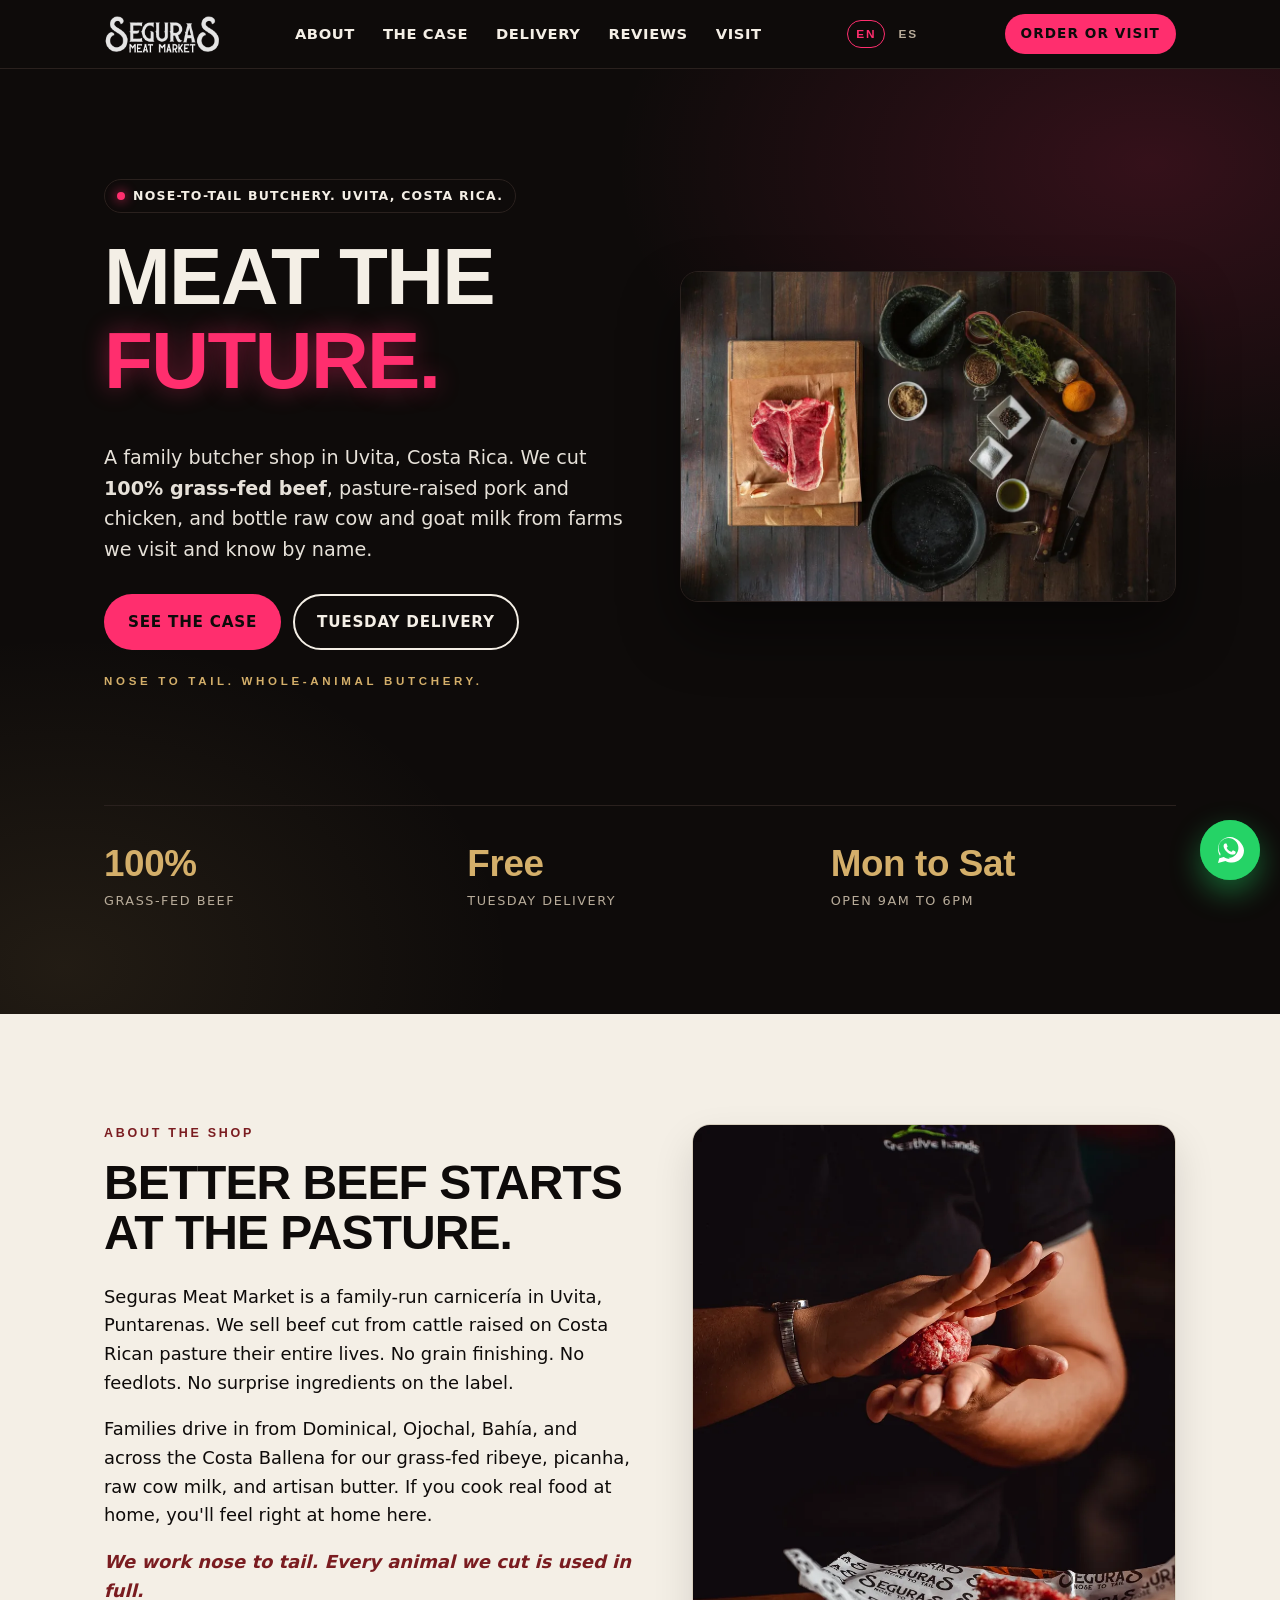
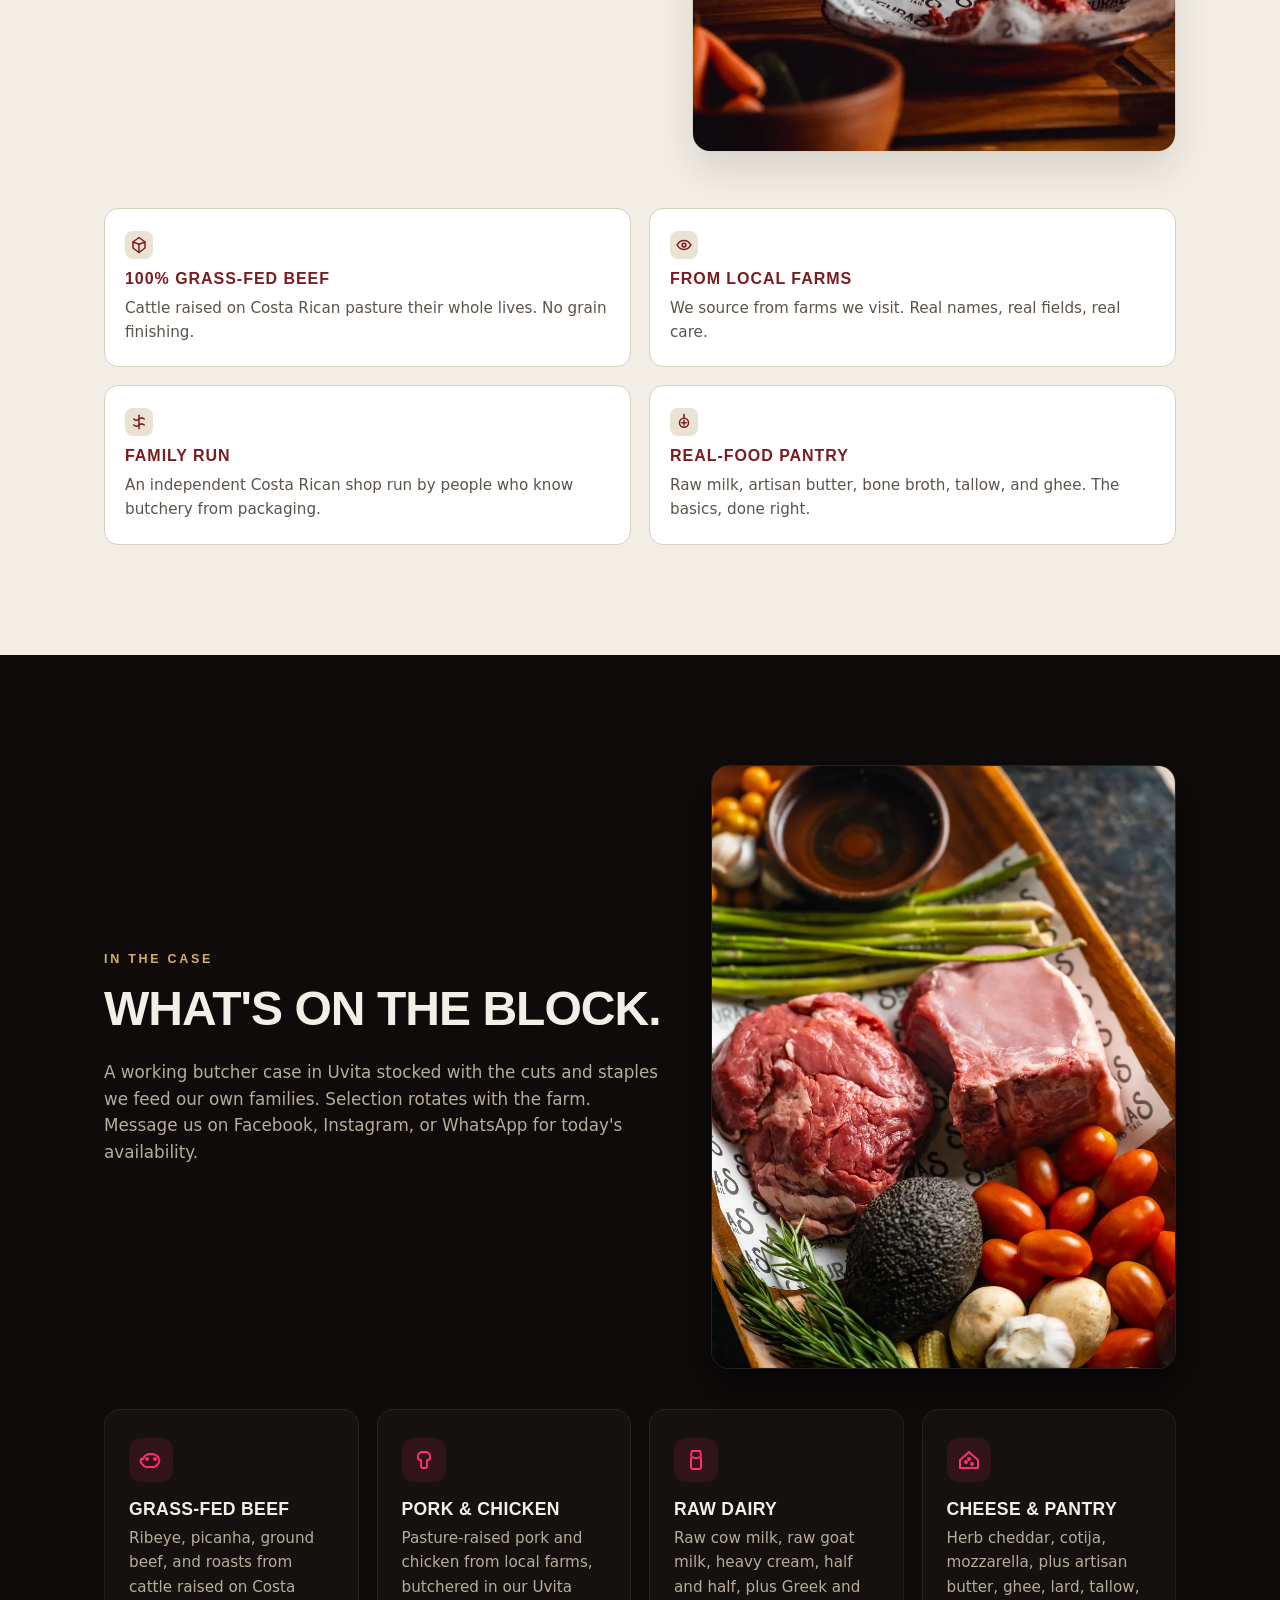
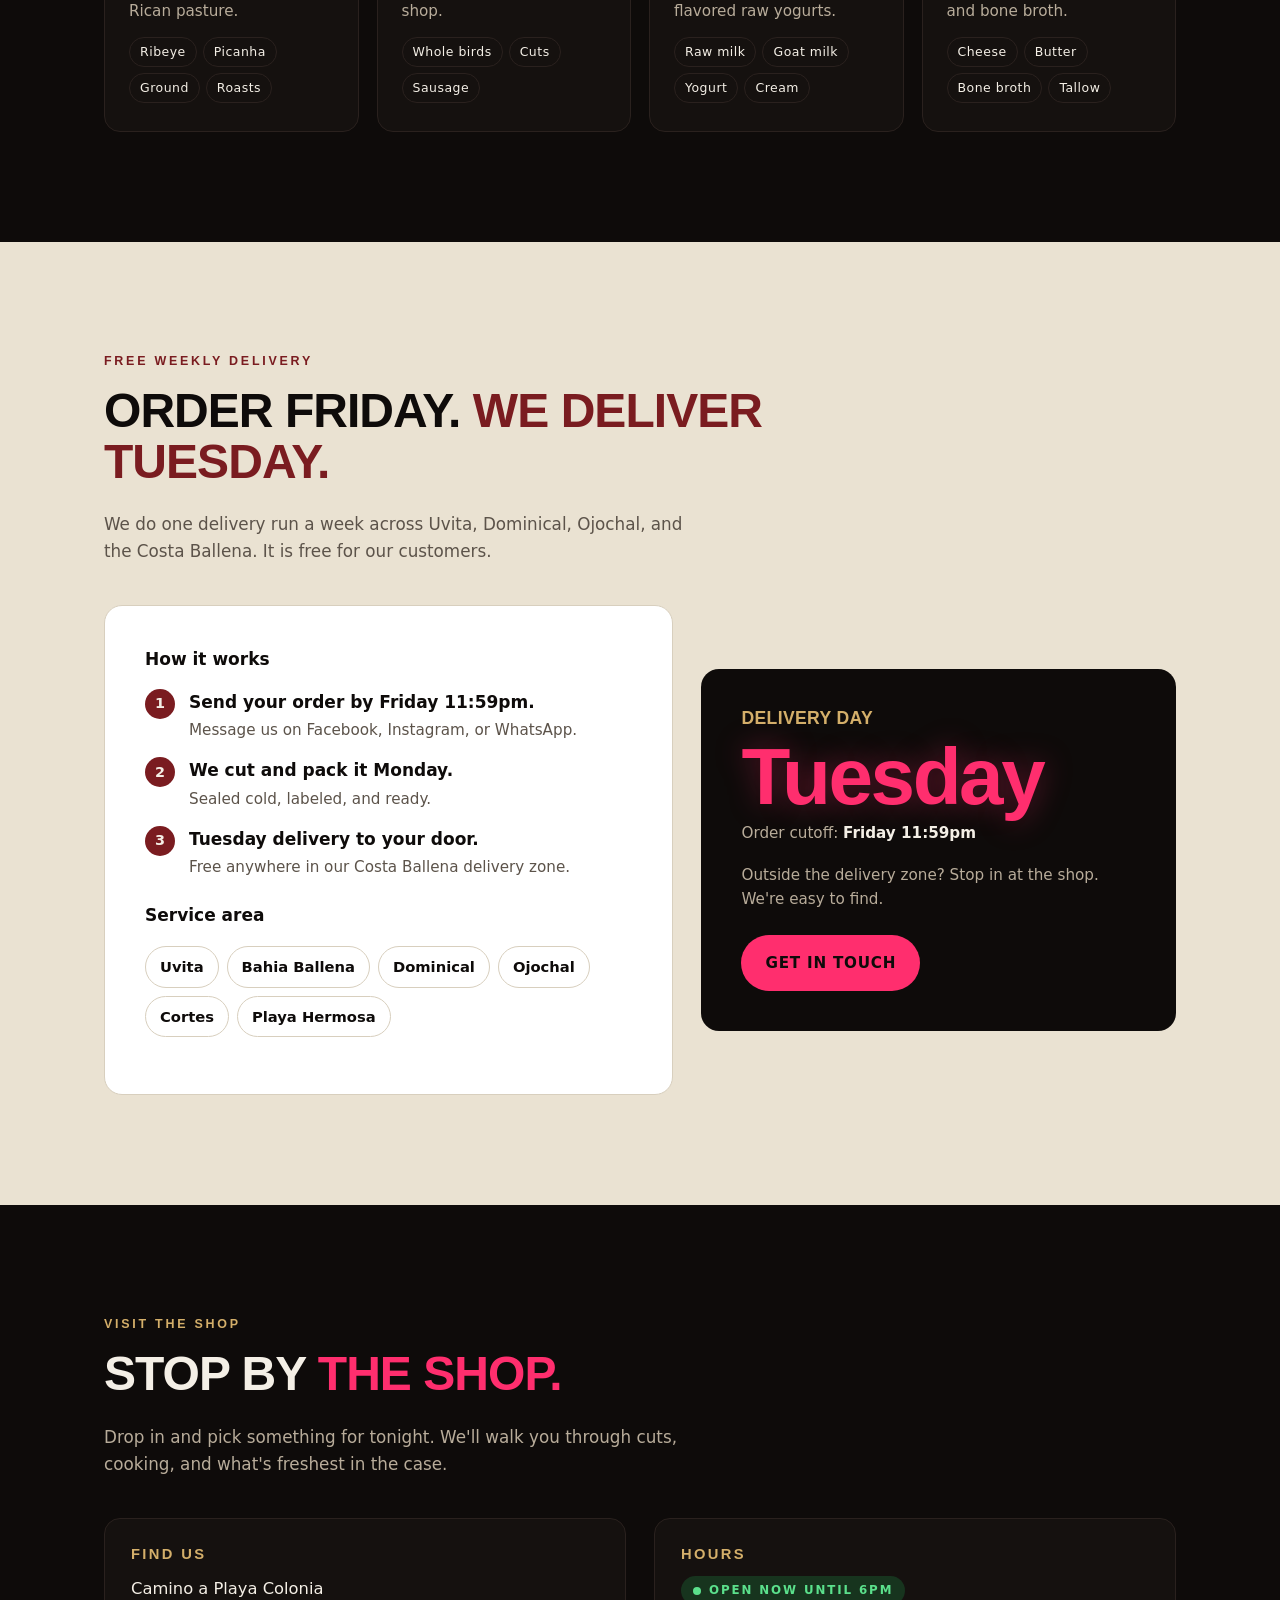
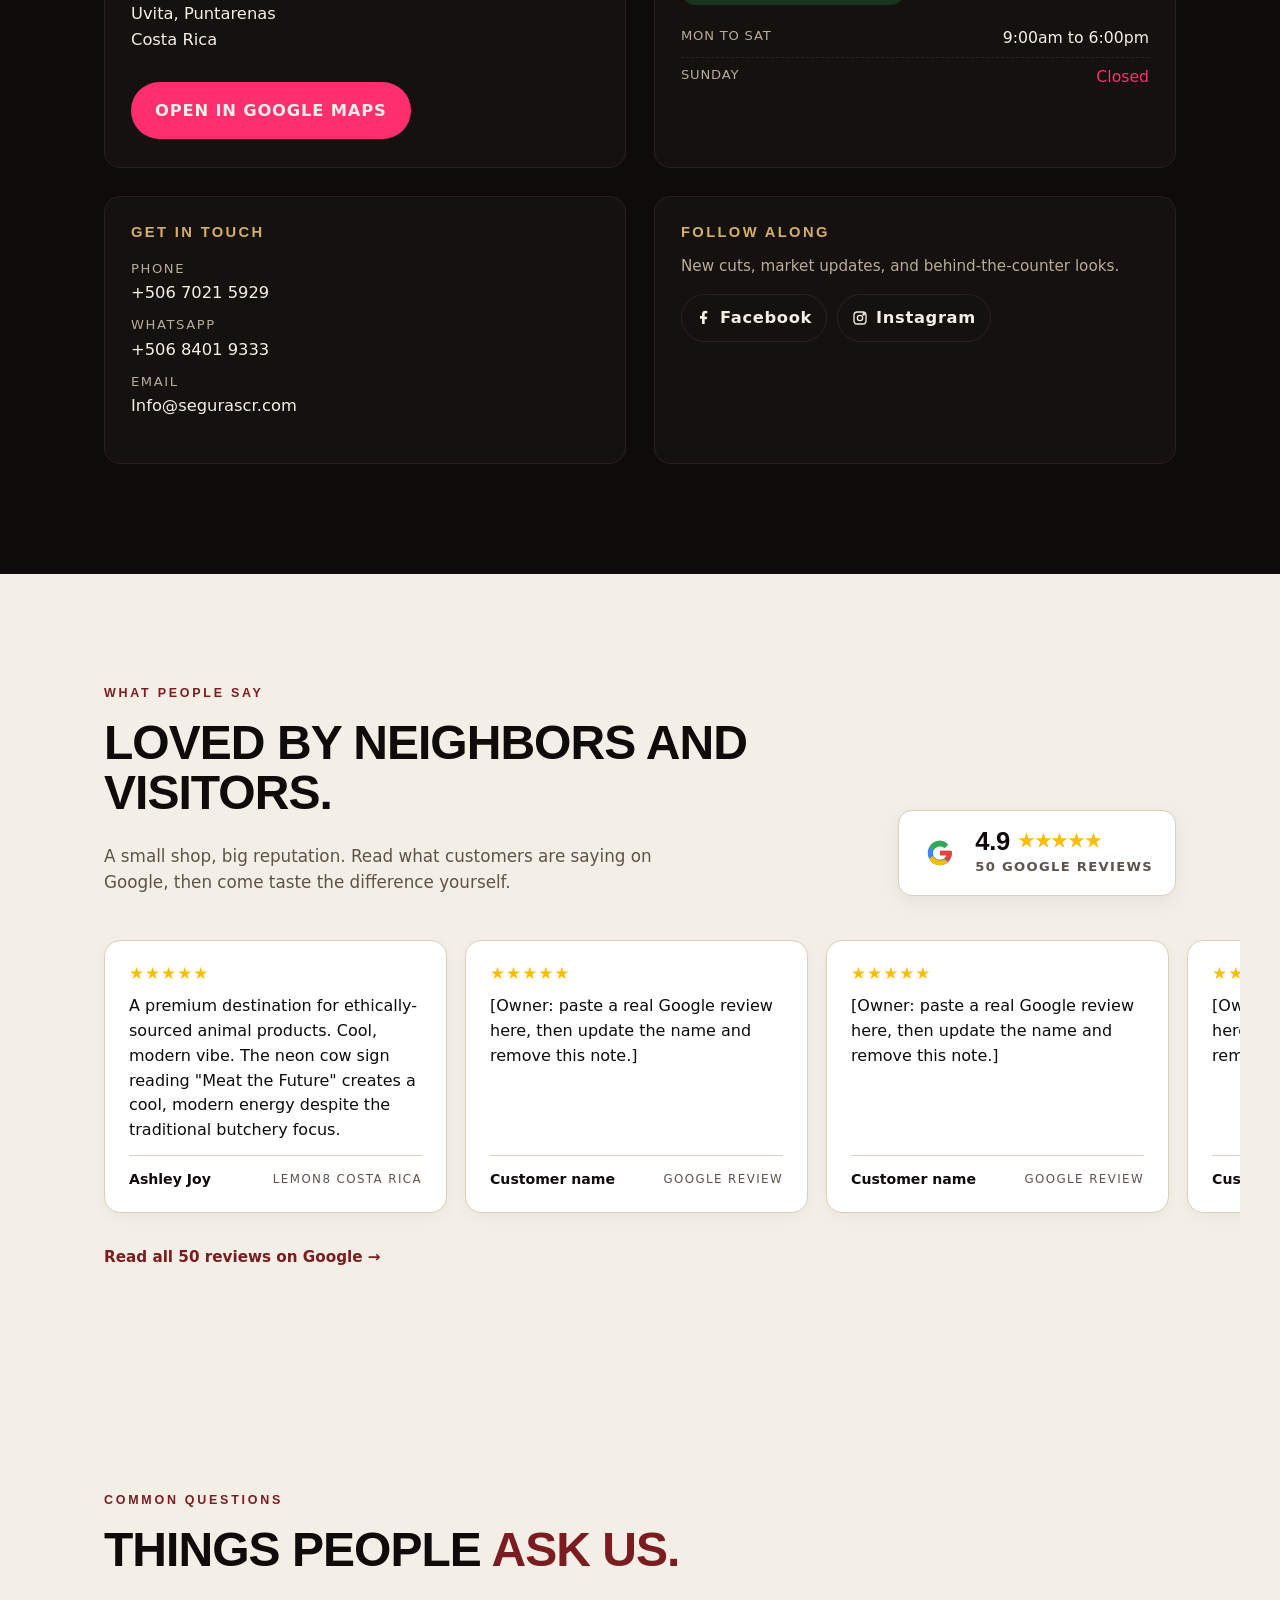
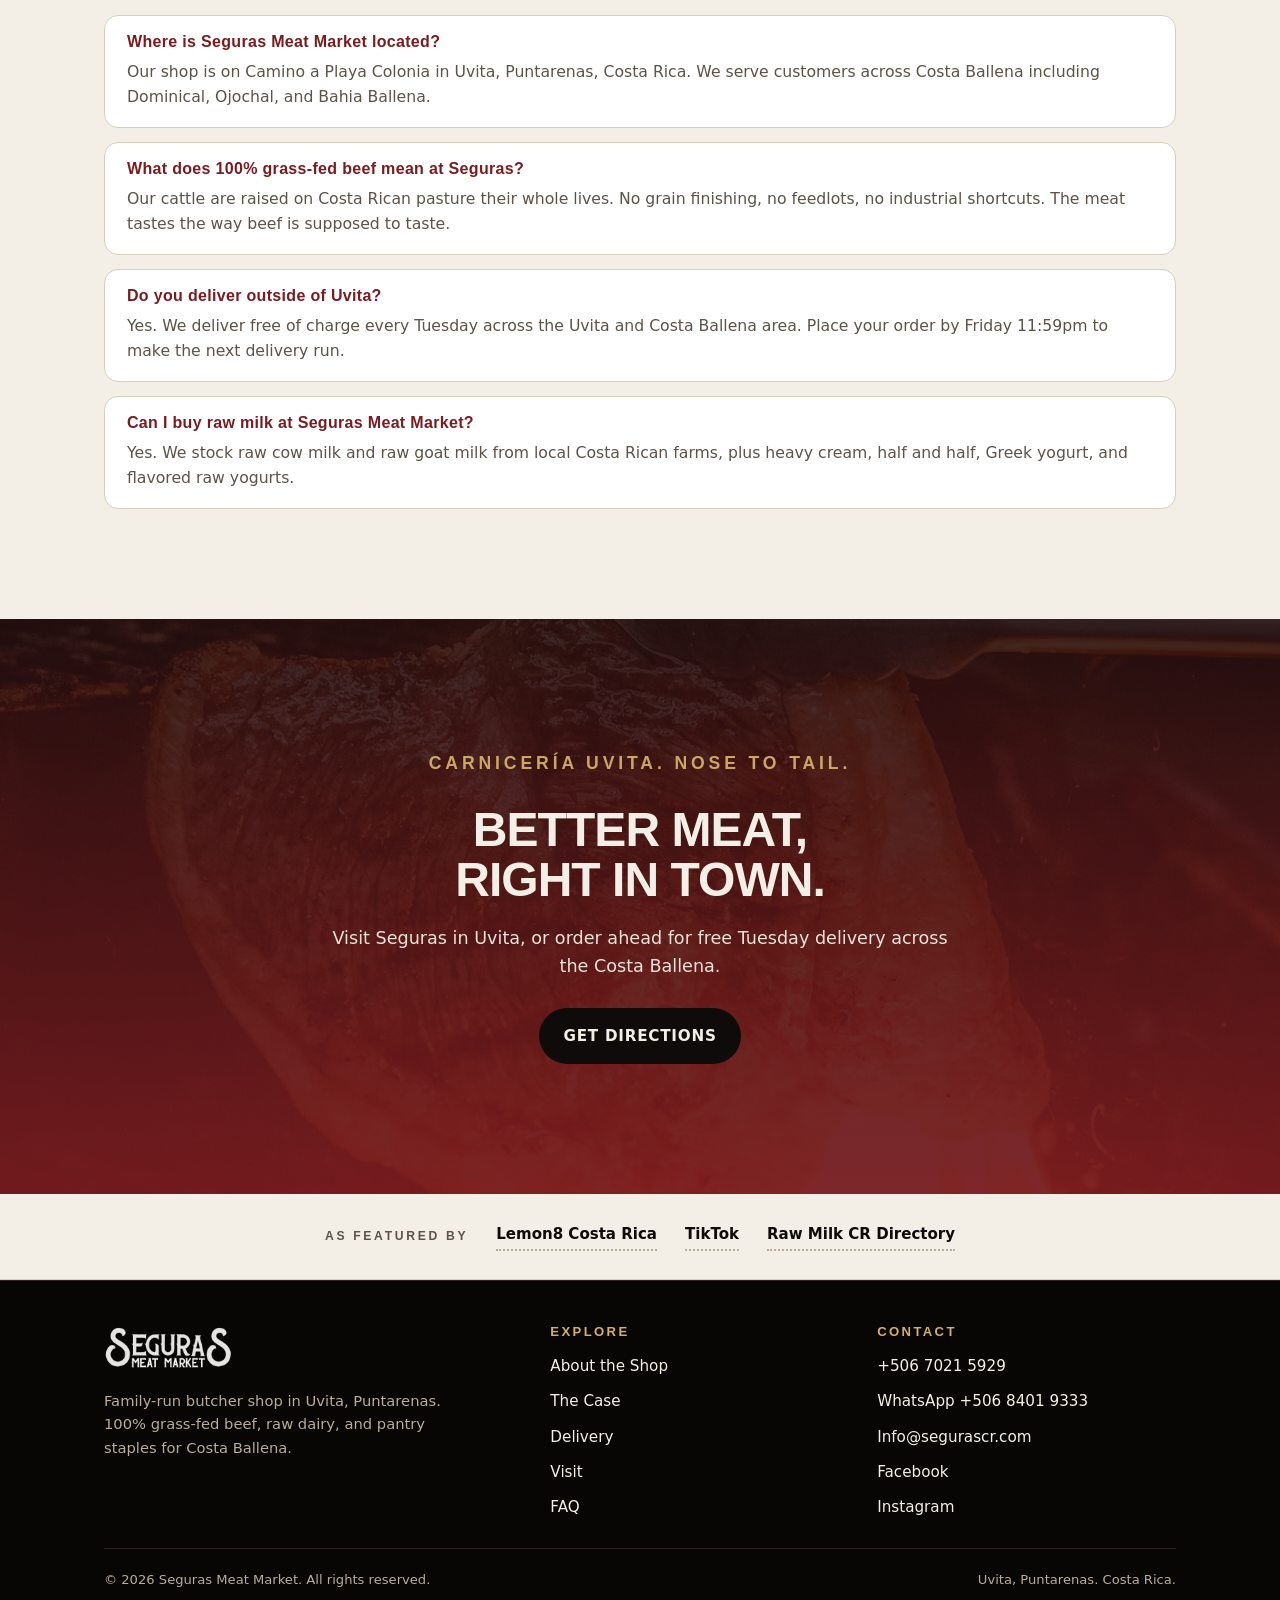
<file: index.html>
<!DOCTYPE html>
<html lang="en">
<head>
  <meta charset="UTF-8">
  <meta name="viewport" content="width=device-width, initial-scale=1.0">

  <title>Seguras Meat Market | Grass-Fed Butcher Shop in Uvita, Costa Rica</title>
  <meta name="description" content="Family-run butcher shop in Uvita, Costa Rica. 100% grass-fed beef, pasture-raised pork and chicken, raw cow and goat milk, artisan cheese, and real-food pantry staples. Free Tuesday delivery across Costa Ballena.">
  <meta name="keywords" content="butcher Uvita, butcher shop Costa Rica, grass-fed beef Costa Rica, carniceria Uvita, raw milk Uvita, Seguras Meat Market, Dominical butcher, Ojochal butcher, Costa Ballena meat market, picanha Costa Rica">
  <meta name="robots" content="index, follow">
  <link rel="canonical" href="https://segurasmeatmarket.pages.dev/">

  <meta property="og:type" content="website">
  <meta property="og:url" content="https://segurasmeatmarket.pages.dev/">
  <meta property="og:title" content="Seguras Meat Market | Grass-Fed Butcher Shop in Uvita, Costa Rica">
  <meta property="og:description" content="Family-run butcher shop in Uvita. 100% grass-fed beef, pasture-raised pork and chicken, raw dairy, and pantry staples for Costa Ballena. Free Tuesday delivery.">
  <meta property="og:image" content="https://segurasmeatmarket.pages.dev/hero-desktop.webp">
  <meta property="og:image:width" content="1440">
  <meta property="og:image:height" content="960">
  <meta property="og:site_name" content="Seguras Meat Market">
  <meta property="og:locale" content="en_US">
  <meta property="og:locale:alternate" content="es_CR">

  <meta name="twitter:card" content="summary_large_image">
  <meta name="twitter:title" content="Seguras Meat Market | Uvita, Costa Rica">
  <meta name="twitter:description" content="100% grass-fed beef, raw dairy, and real-food pantry staples from a family butcher shop in Uvita.">
  <meta name="twitter:image" content="https://segurasmeatmarket.pages.dev/hero-desktop.webp">

  <link rel="icon" type="image/png" href="logo-light.png">

  <link rel="alternate" hreflang="en" href="https://segurasmeatmarket.pages.dev/">
  <link rel="alternate" hreflang="es" href="https://segurasmeatmarket.pages.dev/es.html">
  <link rel="alternate" hreflang="x-default" href="https://segurasmeatmarket.pages.dev/">

  <script>
    // Auto-route Spanish browsers to /es.html on first visit, default English.
    // No redirect if user previously chose a language explicitly.
    (function () {
      try {
        var p = location.pathname;
        if (p !== "/" && p.indexOf("/index") !== 0 && !p.endsWith("/index.html")) return;
        var pref = localStorage.getItem("seguras_lang");
        if (pref === "en") return;
        if (pref === "es") { location.replace("/es.html"); return; }
        var langs = navigator.languages || [navigator.language || ""];
        for (var i = 0; i < langs.length; i++) {
          var l = (langs[i] || "").toLowerCase();
          if (l === "es" || l.indexOf("es-") === 0 || l.indexOf("es_") === 0) {
            localStorage.setItem("seguras_lang", "es");
            location.replace("/es.html");
            return;
          }
          if (l.indexOf("en") === 0) return; // stop scanning: English preferred
        }
      } catch (e) {}
    })();
  </script>

  <style>
    .lang-switch {
      display: inline-flex;
      align-items: center;
      gap: 4px;
      margin-left: 8px;
      padding: 6px 4px;
      font-family: "Helvetica Neue", "Arial Black", Impact, sans-serif;
      font-size: 0.74rem;
      font-weight: 800;
      letter-spacing: 0.16em;
    }
    .lang-switch a {
      color: var(--paper-muted);
      text-decoration: none;
      padding: 4px 8px;
      border-radius: 999px;
      border: 1px solid transparent;
    }
    .lang-switch a:hover, .lang-switch a:focus-visible {
      color: var(--paper);
      border-color: var(--border-dark);
    }
    .lang-switch a[aria-current="true"] {
      color: var(--neon);
      border-color: var(--neon);
    }
  </style>
  <link rel="stylesheet" href="styles.css">

  <script type="application/ld+json">
  {
    "@context": "https://schema.org",
    "@type": "LocalBusiness",
    "@id": "https://segurasmeatmarket.pages.dev/#business",
    "name": "Seguras Meat Market",
    "alternateName": ["Seguras Butcher", "Carniceria Seguras"],
    "description": "Family-run butcher shop in Uvita, Costa Rica selling 100% grass-fed beef, pasture-raised pork and chicken, raw cow and goat milk, artisan cheese, and real-food pantry staples to Costa Ballena.",
    "url": "https://segurasmeatmarket.pages.dev/",
    "telephone": "+50670215929",
    "email": "Info@segurascr.com",
    "image": "https://segurasmeatmarket.pages.dev/hero-desktop.webp",
    "logo": "https://segurasmeatmarket.pages.dev/logo-light.png",
    "address": {
      "@type": "PostalAddress",
      "streetAddress": "Camino a Playa Colonia",
      "addressLocality": "Uvita",
      "addressRegion": "Puntarenas",
      "addressCountry": "CR"
    },
    "areaServed": [
      { "@type": "City", "name": "Uvita" },
      { "@type": "City", "name": "Dominical" },
      { "@type": "City", "name": "Ojochal" },
      { "@type": "City", "name": "Bahia Ballena" },
      { "@type": "AdministrativeArea", "name": "Costa Ballena" }
    ],
    "openingHoursSpecification": [{
      "@type": "OpeningHoursSpecification",
      "dayOfWeek": ["Monday", "Tuesday", "Wednesday", "Thursday", "Friday", "Saturday"],
      "opens": "09:00",
      "closes": "18:00"
    }],
    "priceRange": "$$",
    "aggregateRating": {
      "@type": "AggregateRating",
      "ratingValue": "4.9",
      "reviewCount": "50",
      "bestRating": "5",
      "worstRating": "1"
    },
    "sameAs": [
      "https://www.facebook.com/segurasbutcher/",
      "https://www.instagram.com/segurasmeatmarket/"
    ]
  }
  </script>

  <script type="application/ld+json">
  {
    "@context": "https://schema.org",
    "@type": "FAQPage",
    "mainEntity": [
      {
        "@type": "Question",
        "name": "Where is Seguras Meat Market located?",
        "acceptedAnswer": {
          "@type": "Answer",
          "text": "Seguras Meat Market is on Camino a Playa Colonia in Uvita, Puntarenas, Costa Rica. We serve customers across Costa Ballena including Dominical, Ojochal, and Bahia Ballena."
        }
      },
      {
        "@type": "Question",
        "name": "What does 100% grass-fed beef mean at Seguras?",
        "acceptedAnswer": {
          "@type": "Answer",
          "text": "Our cattle are raised on Costa Rican pasture their whole lives. No grain finishing, no feedlots, no industrial shortcuts. The meat tastes the way beef is supposed to taste."
        }
      },
      {
        "@type": "Question",
        "name": "Do you deliver outside of Uvita?",
        "acceptedAnswer": {
          "@type": "Answer",
          "text": "Yes. We deliver free of charge every Tuesday across the Uvita and Costa Ballena area. Place your order by Friday 11:59pm to make the next delivery run."
        }
      },
      {
        "@type": "Question",
        "name": "Can I buy raw milk at Seguras Meat Market?",
        "acceptedAnswer": {
          "@type": "Answer",
          "text": "Yes. We stock raw cow milk and raw goat milk from local Costa Rican farms, plus heavy cream, half and half, Greek yogurt, and flavored raw yogurts."
        }
      }
    ]
  }
  </script>
</head>
<body>

<a class="skip-link" href="#top">Skip to content</a>

<header class="site-header">
  <div class="container inner">
    <a href="#top" class="brand-link" aria-label="Seguras Meat Market home">
      <img src="logo-dark.png" alt="Seguras Meat Market" class="brand-logo" width="180" height="40">
    </a>
    <nav class="nav-links" aria-label="Main navigation">
      <a href="#about">About</a>
      <a href="#products">The Case</a>
      <a href="#delivery">Delivery</a>
      <a href="#reviews">Reviews</a>
      <a href="#visit">Visit</a>
    </nav>
    <span class="lang-switch" role="group" aria-label="Language">
      <a href="/" aria-current="true" onclick="try{localStorage.setItem('seguras_lang','en')}catch(e){}">EN</a>
      <a href="/es.html" onclick="try{localStorage.setItem('seguras_lang','es')}catch(e){}">ES</a>
    </span>
    <a href="#visit" class="nav-cta">Order or Visit</a>
    <button class="menu-toggle" id="menuToggle"
            aria-label="Open menu" aria-expanded="false" aria-controls="mobilePanel">
      <svg class="icon-open" viewBox="0 0 24 24" fill="none" stroke="currentColor" stroke-width="2" stroke-linecap="round" aria-hidden="true">
        <path d="M3 6h18M3 12h18M3 18h18"/>
      </svg>
      <svg class="icon-close" viewBox="0 0 24 24" fill="none" stroke="currentColor" stroke-width="2" stroke-linecap="round" aria-hidden="true">
        <path d="M6 6l12 12M18 6L6 18"/>
      </svg>
    </button>
  </div>
</header>

<nav id="mobilePanel" class="mobile-panel" aria-label="Mobile navigation" data-open="false">
  <a href="#about">About</a>
  <a href="#products">The Case</a>
  <a href="#delivery">Delivery</a>
  <a href="#reviews">Reviews</a>
  <a href="#visit">Visit</a>
  <a href="#faq">FAQ</a>
  <a href="/es.html" onclick="try{localStorage.setItem('seguras_lang','es')}catch(e){}">Ver en Espa&ntilde;ol</a>
  <a href="https://wa.me/50684019333" target="_blank" rel="noopener">WhatsApp Us</a>
</nav>
<main id="top">

  <!-- HERO -->
  <section class="hero" aria-labelledby="hero-title">
    <div class="container inner">
      <div class="hero-text">
        <span class="hero-chip"><span class="dot" aria-hidden="true"></span> Nose-to-Tail Butchery. Uvita, Costa Rica.</span>
        <h1 id="hero-title">
          Meat the<br><span class="neon">future.</span>
        </h1>
        <p class="hero-sub">
          A family butcher shop in Uvita, Costa Rica. We cut <strong>100% grass-fed beef</strong>, pasture-raised pork and chicken, and bottle raw cow and goat milk from farms we visit and know by name.
        </p>
        <div class="hero-actions">
          <a href="#products" class="btn btn-primary">See the Case</a>
          <a href="#delivery" class="btn btn-ghost">Tuesday Delivery</a>
        </div>
        <span class="nose-to-tail">Nose to Tail. Whole-Animal Butchery.</span>
      </div>

      <div class="hero-image">
        <picture>
          <source type="image/webp" media="(min-width: 900px)"
                  srcset="hero-desktop.webp 1440w, hero-tablet.webp 1024w"
                  sizes="(min-width: 1200px) 540px, 50vw">
          <source type="image/webp" srcset="hero-mobile.webp 640w" sizes="100vw">
          <img src="hero-mobile.webp"
               alt="Grass-fed t-bone steak on butcher paper with cast iron skillet, cleaver, rosemary, and spices"
               width="1440" height="960"
               loading="eager" decoding="async" fetchpriority="high">
        </picture>
      </div>

      <div class="hero-stats" role="list">
        <div class="hero-stat" role="listitem">
          <span class="num">100%</span>
          <span class="lbl">Grass-Fed Beef</span>
        </div>
        <div class="hero-stat" role="listitem">
          <span class="num">Free</span>
          <span class="lbl">Tuesday Delivery</span>
        </div>
        <div class="hero-stat" role="listitem">
          <span class="num">Mon to Sat</span>
          <span class="lbl">Open 9am to 6pm</span>
        </div>
      </div>
    </div>
  </section>

  <!-- ABOUT -->
  <section id="about" class="section-light" aria-labelledby="about-title">
    <div class="container">
      <div class="about-grid">
        <div>
          <p class="eyebrow">About the Shop</p>
          <h2 id="about-title">Better beef starts <span class="accent">at the pasture.</span></h2>
          <p class="about-lede">
            Seguras Meat Market is a family-run carnicería in Uvita, Puntarenas. We sell beef cut from cattle raised on Costa Rican pasture their entire lives. No grain finishing. No feedlots. No surprise ingredients on the label.
          </p>
          <p class="about-lede">
            Families drive in from Dominical, Ojochal, Bahía, and across the Costa Ballena for our grass-fed ribeye, picanha, raw cow milk, and artisan butter. If you cook real food at home, you'll feel right at home here.
          </p>
          <p class="about-lede" style="font-style: italic; color: var(--oxblood); font-weight: 600;">
            We work nose to tail. Every animal we cut is used in full.
          </p>
        </div>
        <div class="about-feature">
          <picture>
            <source type="image/webp" media="(min-width: 900px)" srcset="craft-md.webp">
            <img src="craft-sm.webp"
                 alt="Seguras butcher hand-rolling grass-fed beef meatballs over a plate marked with the Seguras Nose to Tail logo"
                 width="900" height="1169" loading="lazy" decoding="async">
          </picture>
        </div>
      </div>

      <div class="pillars" aria-label="What sets us apart" style="margin-top: clamp(28px, 5vw, 56px);">
          <div class="pillar">
            <span class="pillar-icon" aria-hidden="true">
              <svg viewBox="0 0 24 24" fill="none" stroke="currentColor" stroke-width="2" stroke-linecap="round" stroke-linejoin="round"><path d="M12 2 L4 8 v8 l8 6 8-6 V8 Z"/><path d="M12 22 V11"/><path d="M4 8 l8 3 8-3"/></svg>
            </span>
            <h3>100% Grass-Fed Beef</h3>
            <p>Cattle raised on Costa Rican pasture their whole lives. No grain finishing.</p>
          </div>
          <div class="pillar">
            <span class="pillar-icon" aria-hidden="true">
              <svg viewBox="0 0 24 24" fill="none" stroke="currentColor" stroke-width="2" stroke-linecap="round" stroke-linejoin="round"><path d="M3 12c4-8 14-8 18 0"/><path d="M3 12c4 8 14 8 18 0"/><circle cx="12" cy="12" r="2.5"/></svg>
            </span>
            <h3>From Local Farms</h3>
            <p>We source from farms we visit. Real names, real fields, real care.</p>
          </div>
          <div class="pillar">
            <span class="pillar-icon" aria-hidden="true">
              <svg viewBox="0 0 24 24" fill="none" stroke="currentColor" stroke-width="2" stroke-linecap="round" stroke-linejoin="round"><path d="M12 3v18"/><path d="M5 8c2 2 5 2 7 0s5-2 7 0"/><path d="M5 16c2 2 5 2 7 0s5-2 7 0"/></svg>
            </span>
            <h3>Family Run</h3>
            <p>An independent Costa Rican shop run by people who know butchery from packaging.</p>
          </div>
          <div class="pillar">
            <span class="pillar-icon" aria-hidden="true">
              <svg viewBox="0 0 24 24" fill="none" stroke="currentColor" stroke-width="2" stroke-linecap="round" stroke-linejoin="round"><path d="M12 2v4"/><circle cx="12" cy="13" r="6"/><path d="M9 13h6"/><path d="M12 10v6"/></svg>
            </span>
            <h3>Real-Food Pantry</h3>
            <p>Raw milk, artisan butter, bone broth, tallow, and ghee. The basics, done right.</p>
          </div>
      </div>
    </div>
  </section>

  <!-- PRODUCTS -->
  <section id="products" class="section-dark" aria-labelledby="products-title">
    <div class="container">
      <div class="products-head-grid">
        <div>
          <p class="eyebrow on-dark">In the Case</p>
          <h2 id="products-title">What's <span class="accent">on the block.</span></h2>
          <p style="color: var(--paper-muted); font-size: 1.05rem; max-width: 60ch;">
            A working butcher case in Uvita stocked with the cuts and staples we feed our own families. Selection rotates with the farm. Message us on Facebook, Instagram, or WhatsApp for today's availability.
          </p>
        </div>
        <div class="products-image">
          <picture>
            <source type="image/webp" media="(min-width: 900px)" srcset="cuts-md.webp">
            <img src="cuts-sm.webp"
                 alt="Overhead view of grass-fed beef and pasture-raised pork cuts on a Seguras butcher tray with fresh herbs and vegetables"
                 width="900" height="1169" loading="lazy" decoding="async">
          </picture>
        </div>
      </div>

      <div class="products-grid">
        <article class="product-card">
          <span class="product-icon" aria-hidden="true">
            <svg viewBox="0 0 24 24" fill="none" stroke="currentColor" stroke-width="2" stroke-linecap="round" stroke-linejoin="round"><path d="M4 11c1-3 4-5 8-5s7 2 8 5c.6 1.8.2 3.6-1 5l-2 2c-1 1-2.5 1.4-4 1H9c-1.5.4-3 0-4-1l-2-2c-1.2-1.4-1.6-3.2-1-5Z"/><circle cx="8" cy="11" r="1"/><circle cx="16" cy="11" r="1"/></svg>
          </span>
          <h3>Grass-Fed Beef</h3>
          <p>Ribeye, picanha, ground beef, and roasts from cattle raised on Costa Rican pasture.</p>
          <ul aria-label="Beef cuts">
            <li>Ribeye</li><li>Picanha</li><li>Ground</li><li>Roasts</li>
          </ul>
        </article>

        <article class="product-card">
          <span class="product-icon" aria-hidden="true">
            <svg viewBox="0 0 24 24" fill="none" stroke="currentColor" stroke-width="2" stroke-linecap="round" stroke-linejoin="round"><path d="M6 8c0-2 2-4 4-4h4c2 0 4 2 4 4v2c0 1-1 2-2 2h-1v6c0 1-1 2-2 2h-2c-1 0-2-1-2-2v-6H8c-1 0-2-1-2-2Z"/></svg>
          </span>
          <h3>Pork &amp; Chicken</h3>
          <p>Pasture-raised pork and chicken from local farms, butchered in our Uvita shop.</p>
          <ul aria-label="Pork and chicken">
            <li>Whole birds</li><li>Cuts</li><li>Sausage</li>
          </ul>
        </article>

        <article class="product-card">
          <span class="product-icon" aria-hidden="true">
            <svg viewBox="0 0 24 24" fill="none" stroke="currentColor" stroke-width="2" stroke-linecap="round" stroke-linejoin="round"><path d="M8 3h8l1 4c0 1.5-2 3-5 3s-5-1.5-5-3l1-4Z"/><path d="M7 10v9c0 1 1 2 2 2h6c1 0 2-1 2-2v-9"/></svg>
          </span>
          <h3>Raw Dairy</h3>
          <p>Raw cow milk, raw goat milk, heavy cream, half and half, plus Greek and flavored raw yogurts.</p>
          <ul aria-label="Dairy">
            <li>Raw milk</li><li>Goat milk</li><li>Yogurt</li><li>Cream</li>
          </ul>
        </article>

        <article class="product-card">
          <span class="product-icon" aria-hidden="true">
            <svg viewBox="0 0 24 24" fill="none" stroke="currentColor" stroke-width="2" stroke-linecap="round" stroke-linejoin="round"><path d="M3 12 12 4l9 8v8H3z"/><circle cx="9" cy="14" r="1"/><circle cx="15" cy="16" r="1"/><circle cx="12" cy="11" r="1"/></svg>
          </span>
          <h3>Cheese &amp; Pantry</h3>
          <p>Herb cheddar, cotija, mozzarella, plus artisan butter, ghee, lard, tallow, and bone broth.</p>
          <ul aria-label="Pantry">
            <li>Cheese</li><li>Butter</li><li>Bone broth</li><li>Tallow</li>
          </ul>
        </article>
      </div>
    </div>
  </section>

  <!-- DELIVERY -->
  <section id="delivery" class="section-cream-2" aria-labelledby="delivery-title">
    <div class="container">
      <div class="section-head">
        <p class="eyebrow">Free Weekly Delivery</p>
        <h2 id="delivery-title">Order Friday. <span class="accent">We deliver Tuesday.</span></h2>
        <p style="color: var(--ink-muted); font-size: 1.05rem; max-width: 56ch;">
          We do one delivery run a week across Uvita, Dominical, Ojochal, and the Costa Ballena. It is free for our customers.
        </p>
      </div>

      <div class="delivery">
        <div class="delivery-card">
          <p style="margin: 0 0 6px; font-weight: 700;">How it works</p>
          <ol class="delivery-steps">
            <li>
              <div>
                <strong>Send your order by Friday 11:59pm.</strong><br>
                <span style="color: var(--ink-muted); font-size: 0.95rem;">Message us on Facebook, Instagram, or WhatsApp.</span>
              </div>
            </li>
            <li>
              <div>
                <strong>We cut and pack it Monday.</strong><br>
                <span style="color: var(--ink-muted); font-size: 0.95rem;">Sealed cold, labeled, and ready.</span>
              </div>
            </li>
            <li>
              <div>
                <strong>Tuesday delivery to your door.</strong><br>
                <span style="color: var(--ink-muted); font-size: 0.95rem;">Free anywhere in our Costa Ballena delivery zone.</span>
              </div>
            </li>
          </ol>

          <p style="margin-top: 22px; font-weight: 700;">Service area</p>
          <ul class="area-list" aria-label="Towns we deliver to">
            <li>Uvita</li>
            <li>Bahia Ballena</li>
            <li>Dominical</li>
            <li>Ojochal</li>
            <li>Cortes</li>
            <li>Playa Hermosa</li>
          </ul>
        </div>

        <aside class="delivery-aside">
          <h3>Delivery Day</h3>
          <div class="big-day" aria-hidden="true">Tuesday</div>
          <p class="cutoff">Order cutoff: <strong style="color: var(--paper);">Friday 11:59pm</strong></p>
          <p style="color: var(--paper-muted); font-size: 0.95rem; margin-top: 18px;">
            Outside the delivery zone? Stop in at the shop. We're easy to find.
          </p>
          <a href="#visit" class="btn btn-primary" style="margin-top: 8px;">Get In Touch</a>
        </aside>
      </div>
    </div>
  </section>

  <!-- VISIT -->
  <section id="visit" class="section-dark" aria-labelledby="visit-title">
    <div class="container">
      <div class="section-head">
        <p class="eyebrow on-dark">Visit the Shop</p>
        <h2 id="visit-title">Stop by <span class="accent">the shop.</span></h2>
        <p style="color: var(--paper-muted); font-size: 1.05rem; max-width: 56ch;">
          Drop in and pick something for tonight. We'll walk you through cuts, cooking, and what's freshest in the case.
        </p>
      </div>

      <div class="visit-grid">
        <div class="info-block">
          <h3>Find Us</h3>
          <p>
            Camino a Playa Colonia<br>
            Uvita, Puntarenas<br>
            Costa Rica
          </p>
          <a class="btn btn-primary" style="margin-top: 14px;"
             href="https://www.google.com/maps/search/?api=1&query=Seguras+Meat+Market+Uvita+Costa+Rica"
             target="_blank" rel="noopener">Open in Google Maps</a>
        </div>

        <div class="info-block">
          <h3>Hours</h3>
          <span id="liveStatus" class="live-status closed" aria-live="polite">
            <span class="pulse" aria-hidden="true"></span>
            <span id="liveStatusText">Checking hours</span>
          </span>
          <ul class="hours-list">
            <li><span class="day">Mon to Sat</span><span>9:00am to 6:00pm</span></li>
            <li><span class="day">Sunday</span><span class="closed">Closed</span></li>
          </ul>
        </div>

        <div class="info-block">
          <h3>Get In Touch</h3>
          <p style="margin-bottom: 6px;">
            <span style="color: var(--paper-muted); font-size: 0.82rem; letter-spacing: 0.12em; text-transform: uppercase;">Phone</span><br>
            <a href="tel:+50670215929">+506 7021 5929</a>
          </p>
          <p style="margin-bottom: 6px;">
            <span style="color: var(--paper-muted); font-size: 0.82rem; letter-spacing: 0.12em; text-transform: uppercase;">WhatsApp</span><br>
            <a href="tel:+50684019333">+506 8401 9333</a>
          </p>
          <p>
            <span style="color: var(--paper-muted); font-size: 0.82rem; letter-spacing: 0.12em; text-transform: uppercase;">Email</span><br>
            <a href="mailto:Info@segurascr.com">Info@segurascr.com</a>
          </p>
        </div>

        <div class="info-block">
          <h3>Follow Along</h3>
          <p style="color: var(--paper-muted); font-size: 0.95rem; margin-bottom: 4px;">
            New cuts, market updates, and behind-the-counter looks.
          </p>
          <div class="socials">
            <a class="social-link" href="https://www.facebook.com/segurasbutcher/" target="_blank" rel="noopener" aria-label="Seguras Meat Market on Facebook">
              <svg viewBox="0 0 24 24" fill="currentColor" aria-hidden="true"><path d="M13 22v-8h3l1-4h-4V7c0-1 .5-2 2-2h2V1.5C16.5 1.4 15.3 1 14 1c-2.8 0-5 1.7-5 5v3H6v4h3v8h4Z"/></svg>
              Facebook
            </a>
            <a class="social-link" href="https://www.instagram.com/segurasmeatmarket/" target="_blank" rel="noopener" aria-label="Seguras Meat Market on Instagram">
              <svg viewBox="0 0 24 24" fill="none" stroke="currentColor" stroke-width="2" stroke-linecap="round" stroke-linejoin="round" aria-hidden="true"><rect x="3" y="3" width="18" height="18" rx="5"/><circle cx="12" cy="12" r="4"/><circle cx="17.5" cy="6.5" r="1" fill="currentColor"/></svg>
              Instagram
            </a>
          </div>
        </div>
      </div>
    </div>
  </section>

  <!-- REVIEWS -->
  <section id="reviews" class="reviews-section" aria-labelledby="reviews-title" style="padding: clamp(64px, 9vw, 110px) 0;">
    <div class="container">
      <div class="reviews-head">
        <div>
          <p class="eyebrow">What people say</p>
          <h2 id="reviews-title">Loved by neighbors <span class="accent">and visitors.</span></h2>
          <p style="color: var(--ink-muted); font-size: 1.05rem; max-width: 52ch; margin: 0;">
            A small shop, big reputation. Read what customers are saying on Google, then come taste the difference yourself.
          </p>
        </div>
        <a class="google-badge" href="https://share.google/Viwe4Wsbm6VkJ2ibr" target="_blank" rel="noopener" aria-label="See Seguras Farm Shop on Google — 4.9 stars from 50 reviews">
          <span class="g-mark" aria-hidden="true">
            <svg viewBox="0 0 48 48"><path fill="#4285F4" d="M43.6 20.5H42V20H24v8h11.3c-1.6 4.4-5.8 7.5-11.3 7.5-6.6 0-12-5.4-12-12s5.4-12 12-12c3 0 5.8 1.1 7.9 3l5.7-5.7C34 5.1 29.3 3 24 3 12.4 3 3 12.4 3 24s9.4 21 21 21 20.5-9 20.5-21c0-1.2-.1-2.4-.4-3.5z"/><path fill="#34A853" d="M6.3 14.7l6.6 4.8C14.6 16 19 13 24 13c3 0 5.8 1.1 7.9 3l5.7-5.7C34 5.1 29.3 3 24 3 16 3 9 7.5 6.3 14.7z"/><path fill="#FBBC05" d="M24 45c5.2 0 9.9-1.9 13.5-5.1l-6.2-5.2c-2 1.4-4.6 2.3-7.3 2.3-5.4 0-10-3.4-11.6-8.1l-6.6 5C8.7 40.5 15.8 45 24 45z"/><path fill="#EA4335" d="M43.6 20.5H42V20H24v8h11.3c-.8 2.1-2.2 4-4 5.4l6.2 5.2c-.4.4 6.6-4.8 6.6-14.6 0-1.2-.1-2.4-.5-3.5z"/></svg>
          </span>
          <span class="g-stat">
            <span class="g-rating">4.9 <span class="g-stars" aria-hidden="true">&#9733;&#9733;&#9733;&#9733;&#9733;</span></span>
            <span class="g-meta">50 Google Reviews</span>
          </span>
        </a>
      </div>

      <div class="reviews-rail-wrap">
        <div class="reviews-rail" role="list" aria-label="Customer reviews">
          <!-- REAL ATTRIBUTED QUOTE - Lemon8 feature -->
          <article class="review-card" role="listitem">
            <span class="review-stars" aria-label="5 out of 5 stars">&#9733;&#9733;&#9733;&#9733;&#9733;</span>
            <p class="review-body">A premium destination for ethically-sourced animal products. Cool, modern vibe. The neon cow sign reading "Meat the Future" creates a cool, modern energy despite the traditional butchery focus.</p>
            <div class="review-footer">
              <span class="review-author">Ashley Joy</span>
              <span class="review-source">Lemon8 Costa Rica</span>
            </div>
          </article>

          <!-- TODO: paste real Google review #1 here -->
          <article class="review-card" role="listitem">
            <span class="review-stars" aria-label="5 out of 5 stars">&#9733;&#9733;&#9733;&#9733;&#9733;</span>
            <p class="review-body">[Owner: paste a real Google review here, then update the name and remove this note.]</p>
            <div class="review-footer">
              <span class="review-author">Customer name</span>
              <span class="review-source">Google Review</span>
            </div>
          </article>

          <!-- TODO: paste real Google review #2 here -->
          <article class="review-card" role="listitem">
            <span class="review-stars" aria-label="5 out of 5 stars">&#9733;&#9733;&#9733;&#9733;&#9733;</span>
            <p class="review-body">[Owner: paste a real Google review here, then update the name and remove this note.]</p>
            <div class="review-footer">
              <span class="review-author">Customer name</span>
              <span class="review-source">Google Review</span>
            </div>
          </article>

          <!-- TODO: paste real Google review #3 here -->
          <article class="review-card" role="listitem">
            <span class="review-stars" aria-label="5 out of 5 stars">&#9733;&#9733;&#9733;&#9733;&#9733;</span>
            <p class="review-body">[Owner: paste a real Google review here, then update the name and remove this note.]</p>
            <div class="review-footer">
              <span class="review-author">Customer name</span>
              <span class="review-source">Google Review</span>
            </div>
          </article>

          <!-- TODO: paste real Google review #4 here -->
          <article class="review-card" role="listitem">
            <span class="review-stars" aria-label="5 out of 5 stars">&#9733;&#9733;&#9733;&#9733;&#9733;</span>
            <p class="review-body">[Owner: paste a real Google review here, then update the name and remove this note.]</p>
            <div class="review-footer">
              <span class="review-author">Customer name</span>
              <span class="review-source">Google Review</span>
            </div>
          </article>
        </div>
      </div>

      <a class="reviews-cta" href="https://share.google/Viwe4Wsbm6VkJ2ibr" target="_blank" rel="noopener">
        Read all 50 reviews on Google &rarr;
      </a>
    </div>
  </section>

  <!-- FAQ -->
  <section id="faq" class="section-light" aria-labelledby="faq-title">
    <div class="container">
      <div class="section-head">
        <p class="eyebrow">Common Questions</p>
        <h2 id="faq-title">Things people <span class="accent">ask us.</span></h2>
      </div>
      <div class="faq-list">
        <article class="faq-item">
          <h3>Where is Seguras Meat Market located?</h3>
          <p>Our shop is on Camino a Playa Colonia in Uvita, Puntarenas, Costa Rica. We serve customers across Costa Ballena including Dominical, Ojochal, and Bahia Ballena.</p>
        </article>
        <article class="faq-item">
          <h3>What does 100% grass-fed beef mean at Seguras?</h3>
          <p>Our cattle are raised on Costa Rican pasture their whole lives. No grain finishing, no feedlots, no industrial shortcuts. The meat tastes the way beef is supposed to taste.</p>
        </article>
        <article class="faq-item">
          <h3>Do you deliver outside of Uvita?</h3>
          <p>Yes. We deliver free of charge every Tuesday across the Uvita and Costa Ballena area. Place your order by Friday 11:59pm to make the next delivery run.</p>
        </article>
        <article class="faq-item">
          <h3>Can I buy raw milk at Seguras Meat Market?</h3>
          <p>Yes. We stock raw cow milk and raw goat milk from local Costa Rican farms, plus heavy cream, half and half, Greek yogurt, and flavored raw yogurts.</p>
        </article>
      </div>
    </div>
  </section>

  <!-- CLOSING BAND -->
  <section class="closing-band" aria-labelledby="closing-title">
    <div class="container">
      <p class="eyebrow" style="color: var(--gold);">Carnicería Uvita. Nose to Tail.</p>
      <h2 id="closing-title">Better meat, <br>right in town.</h2>
      <p>Visit Seguras in Uvita, or order ahead for free Tuesday delivery across the Costa Ballena.</p>
      <a href="#visit" class="btn btn-dark">Get Directions</a>
    </div>
  </section>

</main>


<aside class="featured-strip" aria-label="Featured in">
  <div class="container inner">
    <span class="label">As featured by</span>
    <a href="https://www.lemon8-app.com/@ashley_joyy/7547154939978613279?region=us" target="_blank" rel="noopener">Lemon8 Costa Rica</a>
    <a href="https://www.tiktok.com/@ashlivesbyfaith/video/7547135773301083422" target="_blank" rel="noopener">TikTok</a>
    <a href="https://getrawmilk.com/map/seguras-meat-market-uvita-puntarenas-costa-rica" target="_blank" rel="noopener">Raw Milk CR Directory</a>
  </div>
</aside>

<footer class="site-footer">
  <div class="container">
    <div class="footer-grid">
      <div class="footer-brand-block">
        <a href="#top" class="brand-link" aria-label="Seguras Meat Market home">
          <img src="logo-dark.png" alt="Seguras Meat Market" class="brand-logo" width="200" height="44" loading="lazy">
        </a>
        <p>Family-run butcher shop in Uvita, Puntarenas. 100% grass-fed beef, raw dairy, and pantry staples for Costa Ballena.</p>
      </div>
      <div>
        <h3>Explore</h3>
        <ul>
          <li><a href="#about">About the Shop</a></li>
          <li><a href="#products">The Case</a></li>
          <li><a href="#delivery">Delivery</a></li>
          <li><a href="#visit">Visit</a></li>
          <li><a href="#faq">FAQ</a></li>
        </ul>
      </div>
      <div>
        <h3>Contact</h3>
        <ul>
          <li><a href="tel:+50670215929">+506 7021 5929</a></li>
          <li><a href="tel:+50684019333">WhatsApp +506 8401 9333</a></li>
          <li><a href="mailto:Info@segurascr.com">Info@segurascr.com</a></li>
          <li><a href="https://www.facebook.com/segurasbutcher/" target="_blank" rel="noopener">Facebook</a></li>
          <li><a href="https://www.instagram.com/segurasmeatmarket/" target="_blank" rel="noopener">Instagram</a></li>
        </ul>
      </div>
    </div>
    <div class="footer-bar">
      <p>&copy; <span id="year">2026</span> Seguras Meat Market. All rights reserved.</p>
      <p>Uvita, Puntarenas. Costa Rica.</p>
    </div>
  </div>
</footer>

<a class="fab-whatsapp"
   href="https://wa.me/50684019333?text=Hola%20Seguras%2C%20I%27d%20like%20to%20place%20an%20order."
   target="_blank" rel="noopener"
   aria-label="Chat with Seguras Meat Market on WhatsApp">
  <span class="fab-label">Chat on WhatsApp</span>
  <svg viewBox="0 0 32 32" fill="currentColor" aria-hidden="true">
    <path d="M16 3C9.4 3 4 8.4 4 15c0 2.4.7 4.7 2 6.7L4 29l7.5-2c1.9 1 4.1 1.6 6.4 1.6h.1c6.6 0 12-5.4 12-12S22.6 3 16 3zm0 21.8h-.1c-2 0-4-.5-5.7-1.5l-.4-.2-4.4 1.2 1.2-4.3-.3-.4c-1.1-1.7-1.7-3.7-1.7-5.7 0-5.5 4.5-9.9 9.9-9.9 2.6 0 5.1 1 7 2.9 1.9 1.9 2.9 4.4 2.9 7 0 5.5-4.5 9.9-9.9 9.9zm5.4-7.4c-.3-.1-1.7-.9-2-1-.3-.1-.5-.2-.7.1-.2.3-.8 1-1 1.2-.2.2-.4.2-.7.1-.3-.1-1.3-.5-2.5-1.5-.9-.8-1.5-1.8-1.7-2.1-.2-.3 0-.5.1-.6.1-.1.3-.4.4-.5.1-.2.2-.3.3-.5.1-.2 0-.4 0-.5-.1-.1-.7-1.6-.9-2.2-.2-.6-.5-.5-.7-.5h-.6c-.2 0-.5.1-.8.4-.3.3-1 1-1 2.5s1.1 2.9 1.2 3.1c.1.2 2.1 3.2 5.1 4.5.7.3 1.3.5 1.7.6.7.2 1.4.2 1.9.1.6-.1 1.7-.7 2-1.4.2-.7.2-1.2.2-1.4-.1-.2-.3-.3-.6-.4z"/>
  </svg>
</a>

<script>
  document.getElementById('year').textContent = new Date().getFullYear();

  // Mobile menu toggle
  (function () {
    var btn = document.getElementById('menuToggle');
    var panel = document.getElementById('mobilePanel');
    if (!btn || !panel) return;
    btn.addEventListener('click', function () {
      var open = panel.getAttribute('data-open') === 'true';
      panel.setAttribute('data-open', open ? 'false' : 'true');
      btn.setAttribute('aria-expanded', open ? 'false' : 'true');
      btn.setAttribute('aria-label', open ? 'Open menu' : 'Close menu');
    });
    // Close panel when a link is tapped
    panel.querySelectorAll('a').forEach(function (a) {
      a.addEventListener('click', function () {
        panel.setAttribute('data-open', 'false');
        btn.setAttribute('aria-expanded', 'false');
        btn.setAttribute('aria-label', 'Open menu');
      });
    });
  })();

  // Live open / closed status (Costa Rica is UTC-6, no DST)
  (function () {
    var status = document.getElementById('liveStatus');
    var text = document.getElementById('liveStatusText');
    if (!status || !text) return;

    function update() {
      var now = new Date();
      // Convert to Costa Rica local time: UTC-6
      var crNow = new Date(now.getTime() + (now.getTimezoneOffset() - 360) * 60000);
      var day = crNow.getDay(); // 0=Sun ... 6=Sat
      var minutes = crNow.getHours() * 60 + crNow.getMinutes();
      var openMin = 9 * 60;
      var closeMin = 18 * 60;
      var isWeekday = day >= 1 && day <= 6; // Mon-Sat
      var open = isWeekday && minutes >= openMin && minutes < closeMin;

      status.classList.toggle('open', open);
      status.classList.toggle('closed', !open);

      if (open) {
        text.textContent = 'Open now until 6pm';
      } else if (isWeekday && minutes < openMin) {
        text.textContent = 'Opens at 9am today';
      } else if (day === 0) {
        text.textContent = 'Closed Sunday. Opens Monday 9am';
      } else {
        // After hours weekday or Saturday after 6pm
        var nextDay = day === 6 ? 'Monday' : 'tomorrow';
        text.textContent = 'Closed. Opens ' + nextDay + ' 9am';
      }
    }
    update();
    setInterval(update, 60000);
  })();
</script>

</body>
</html>
</file>
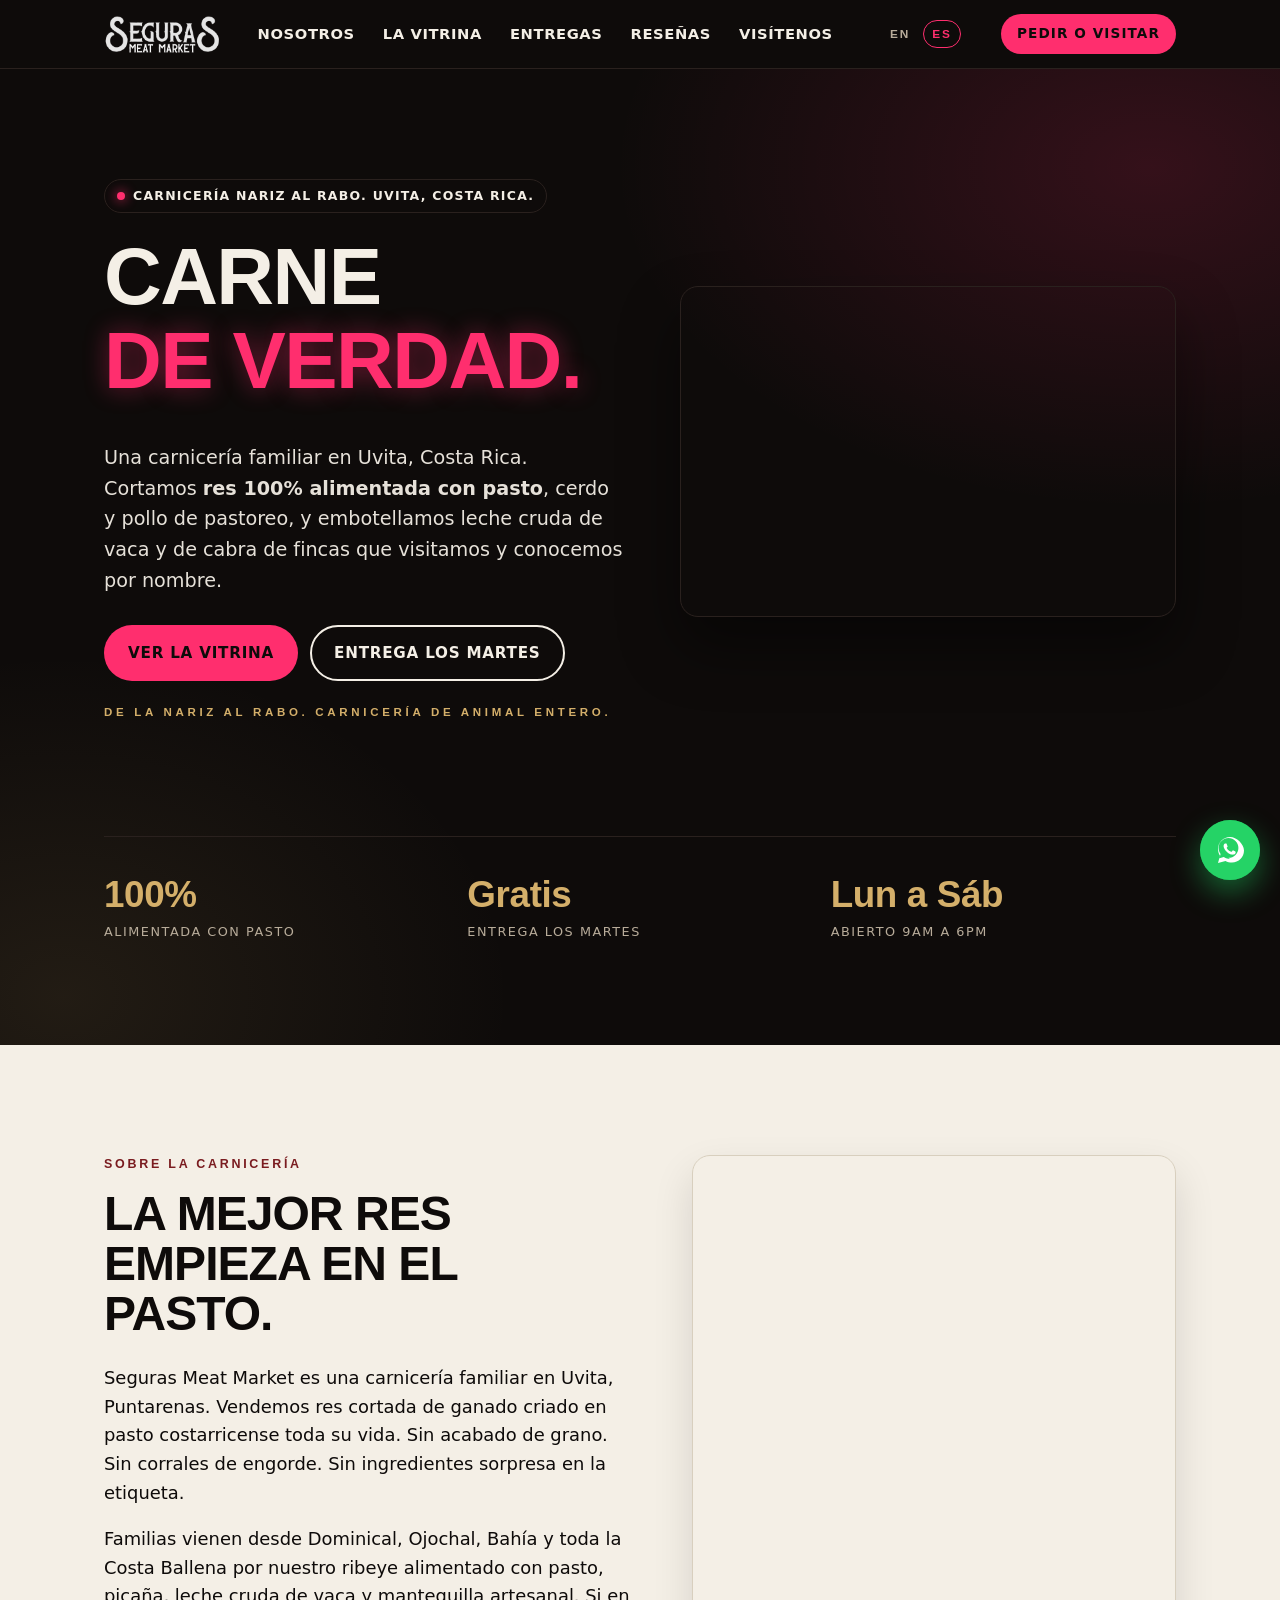
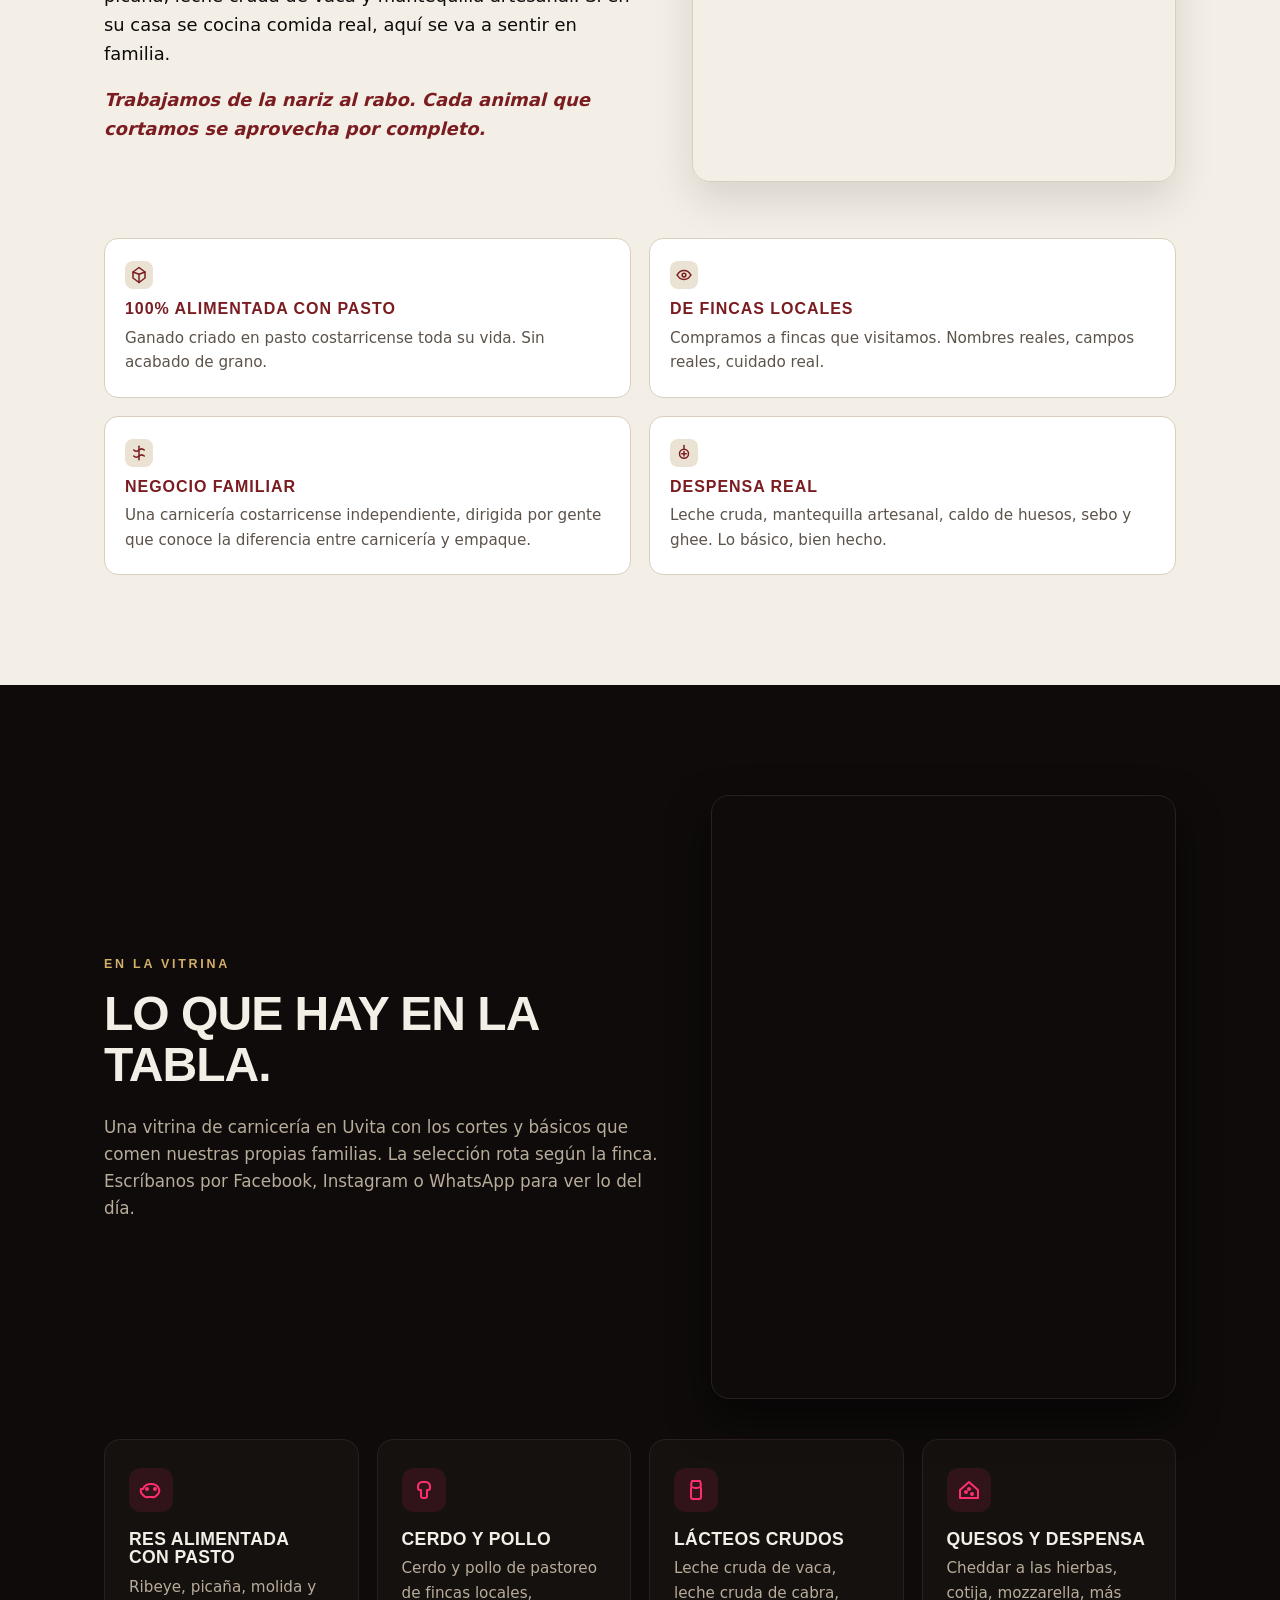
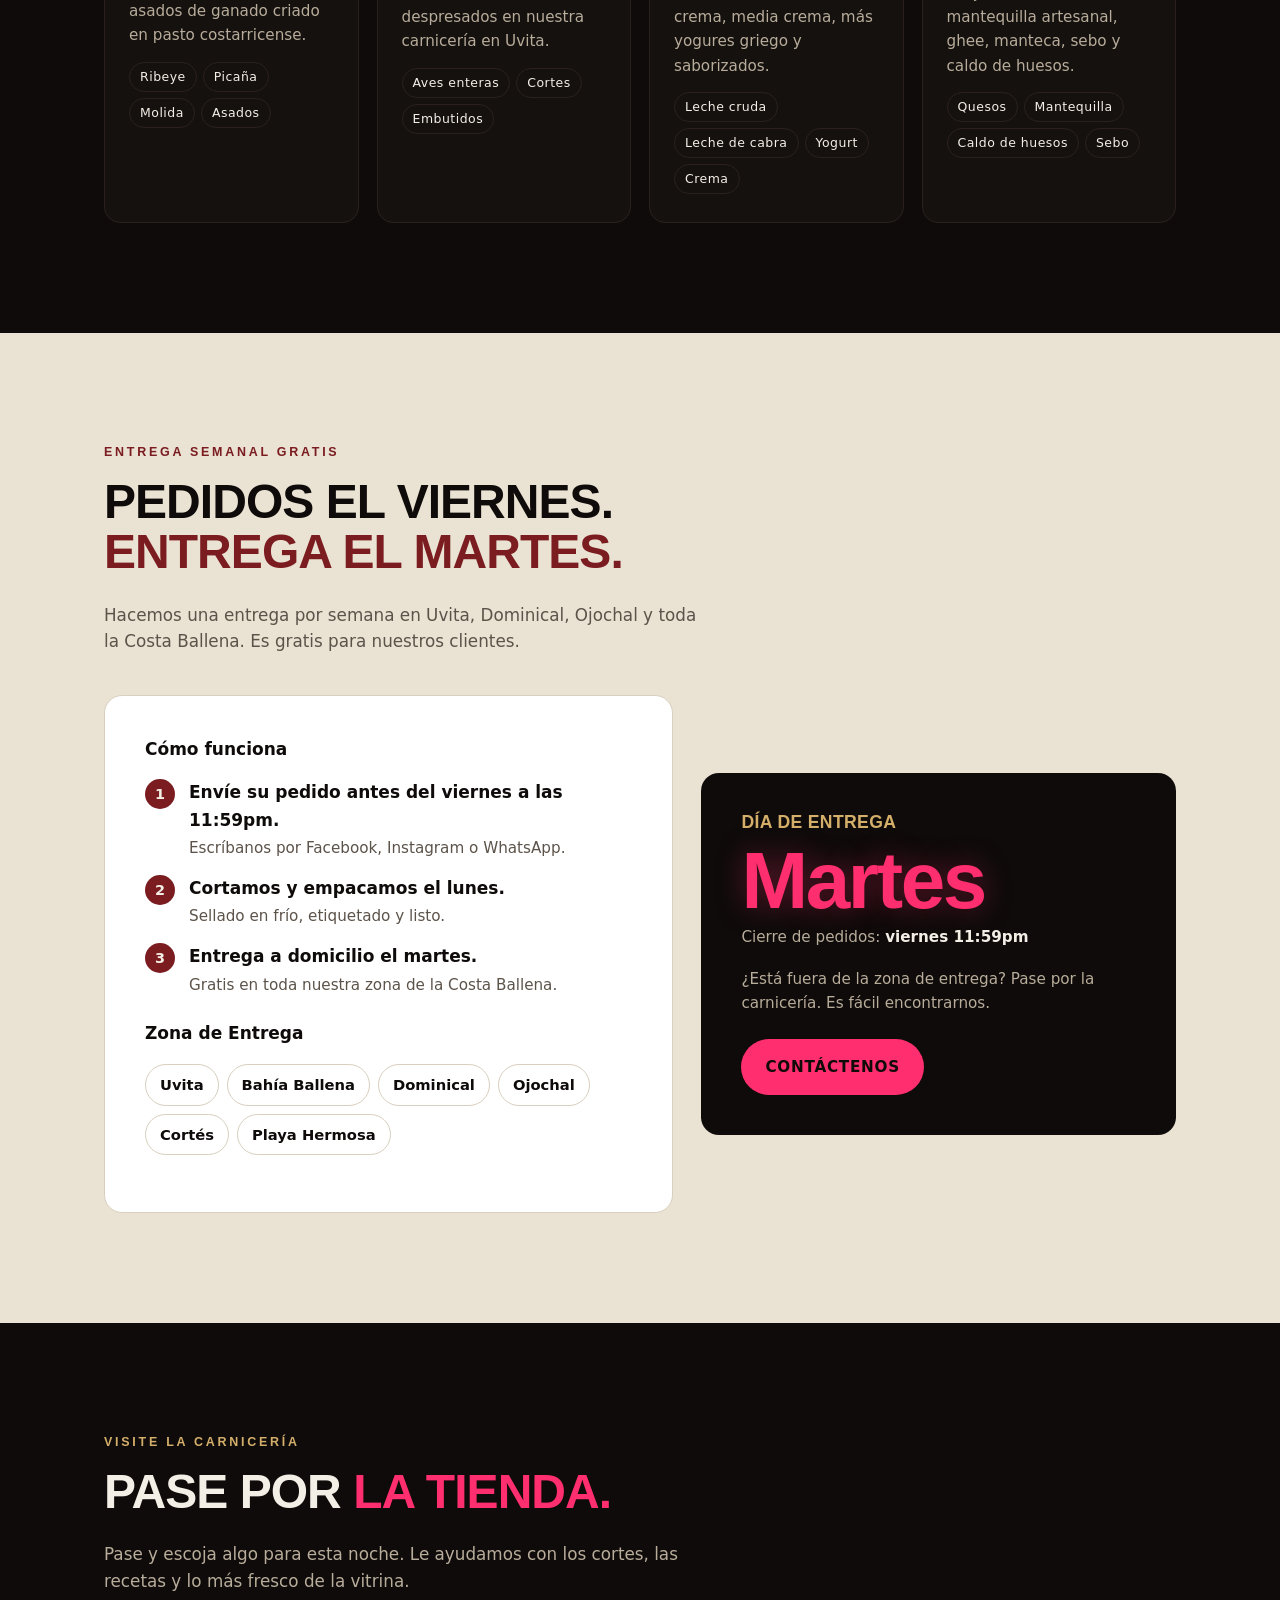
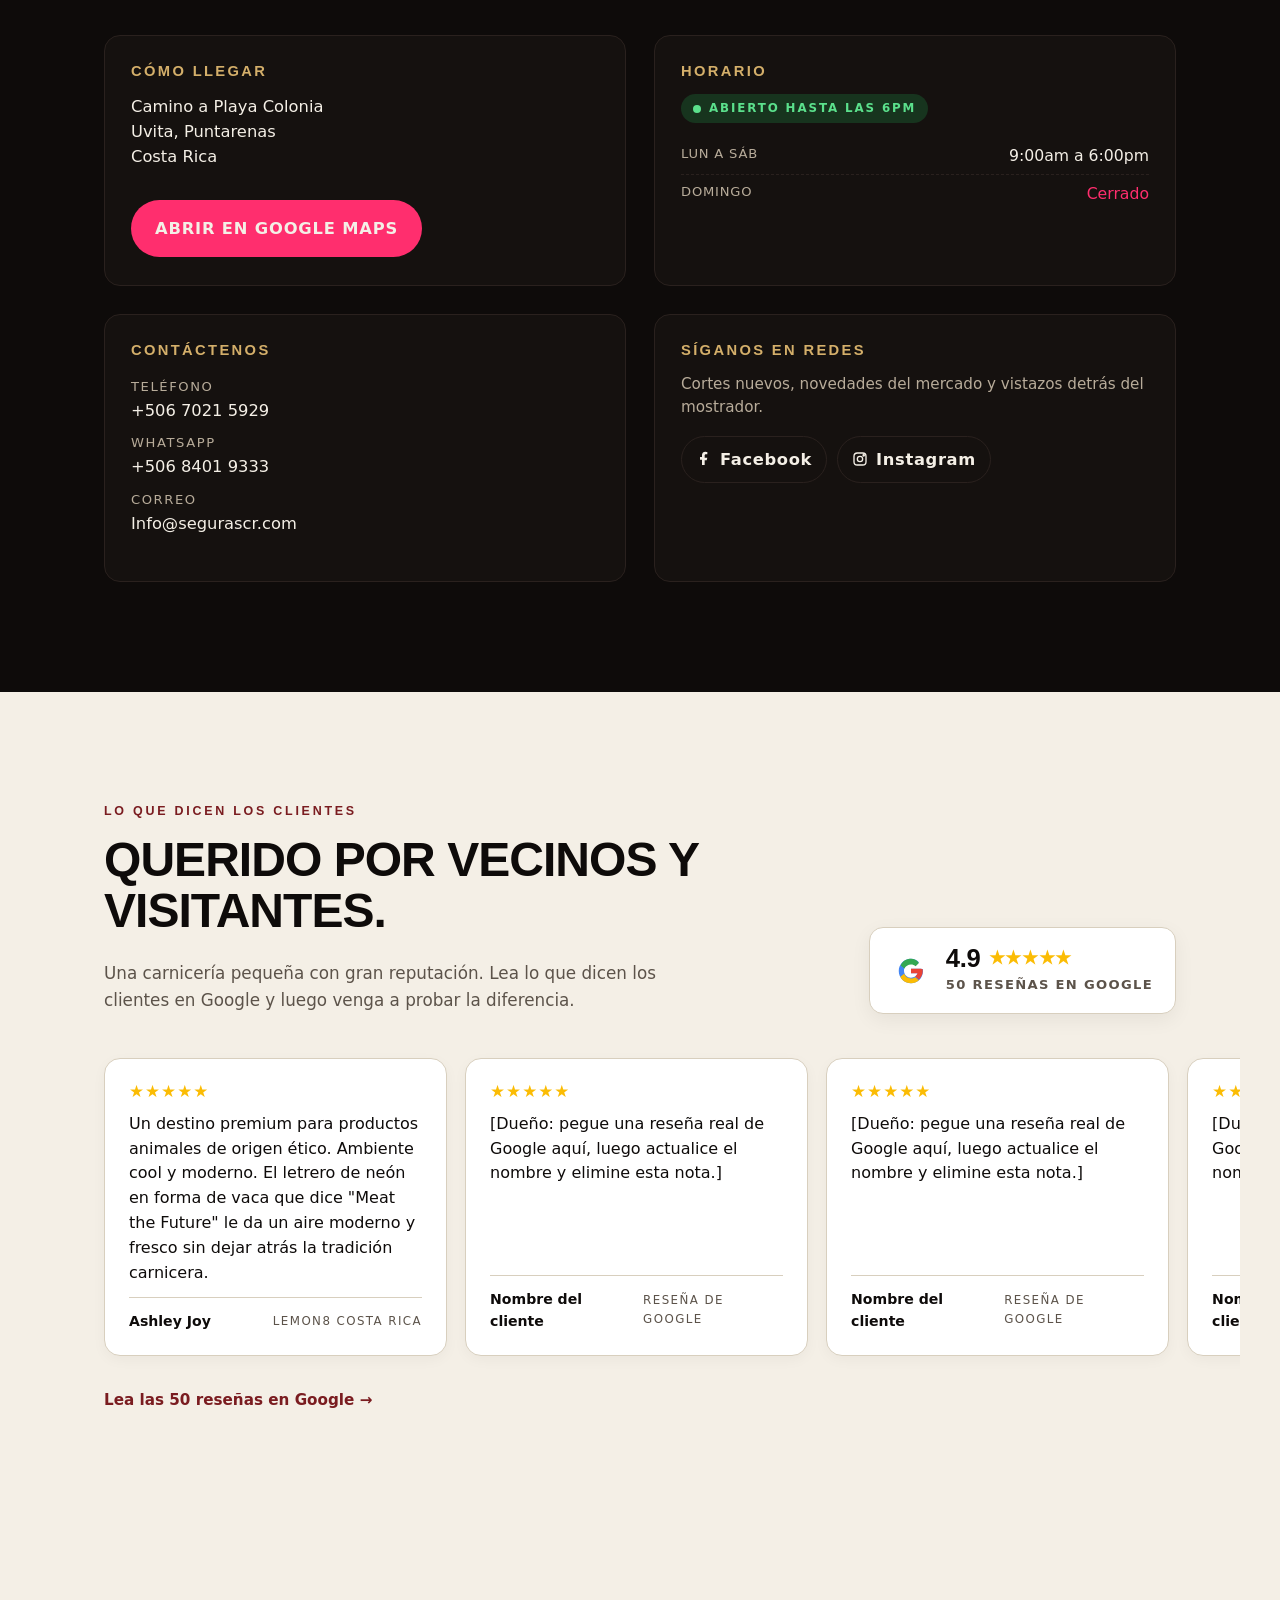
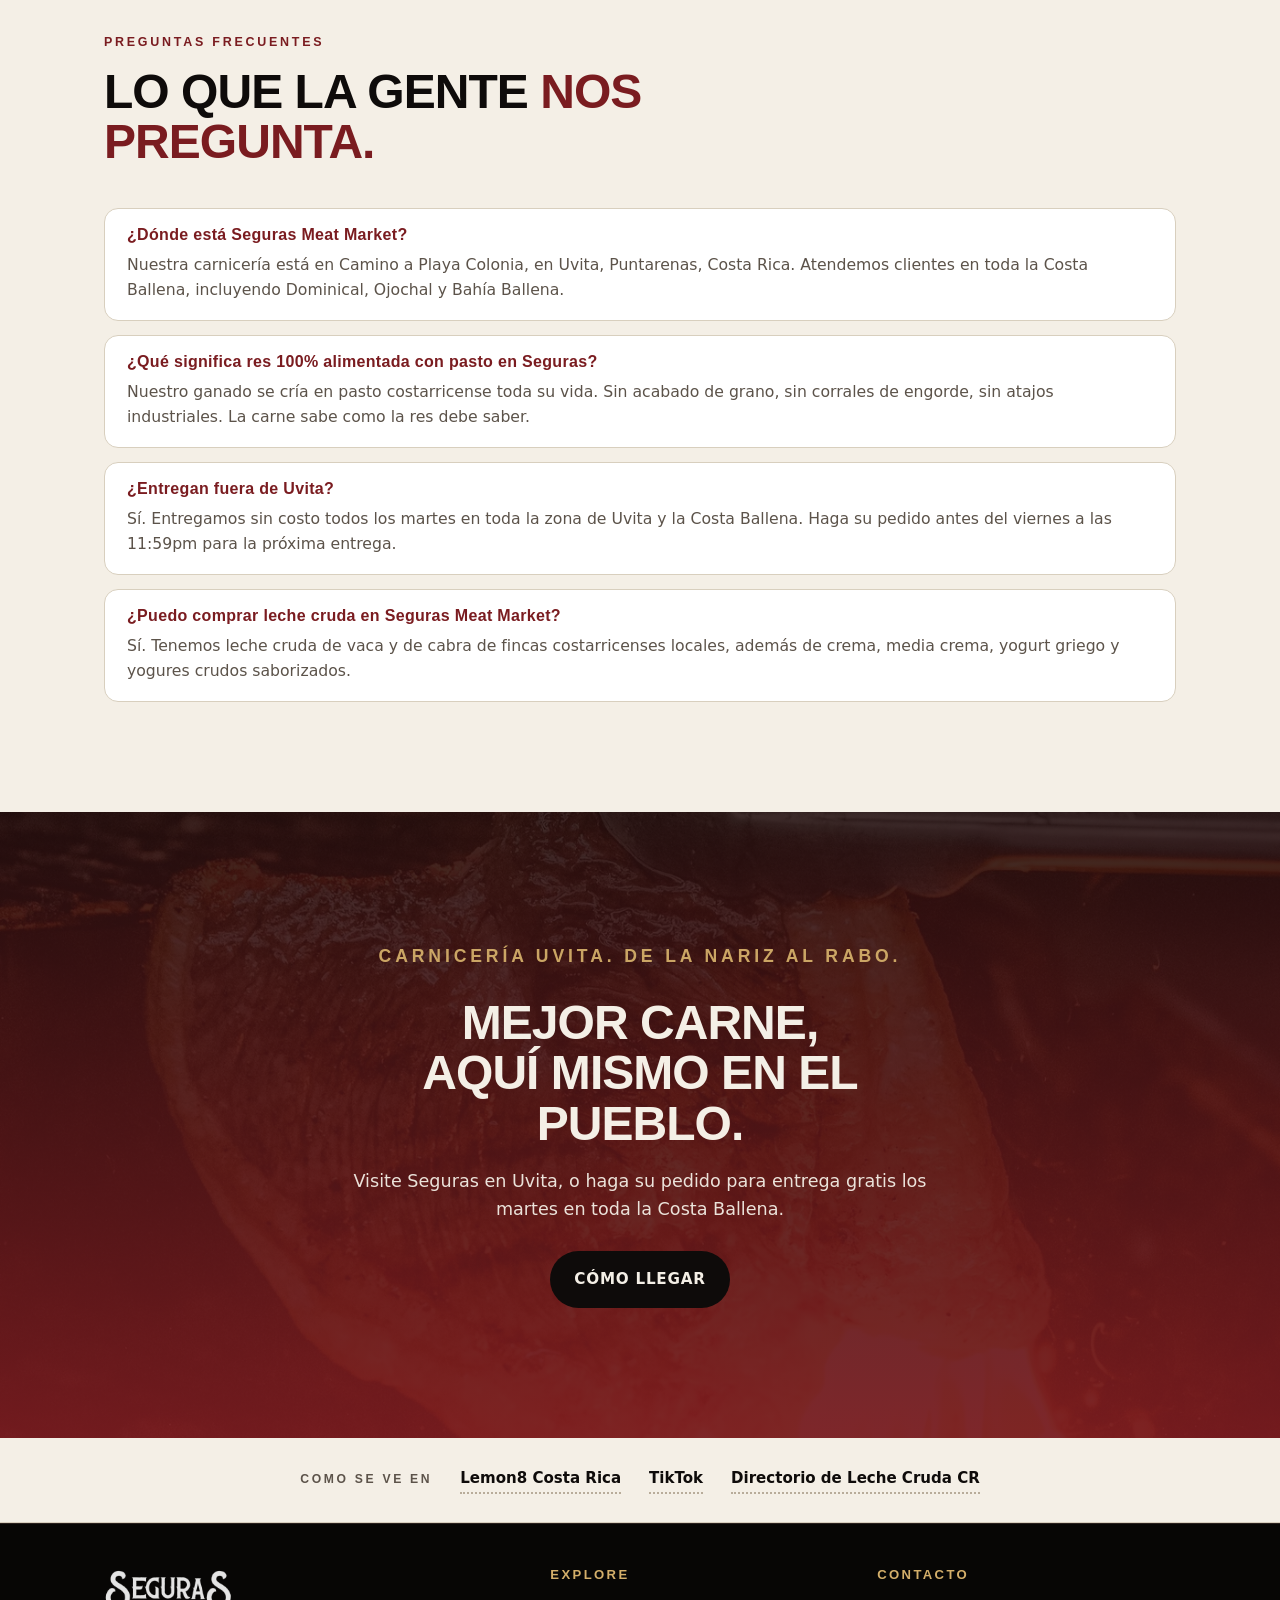
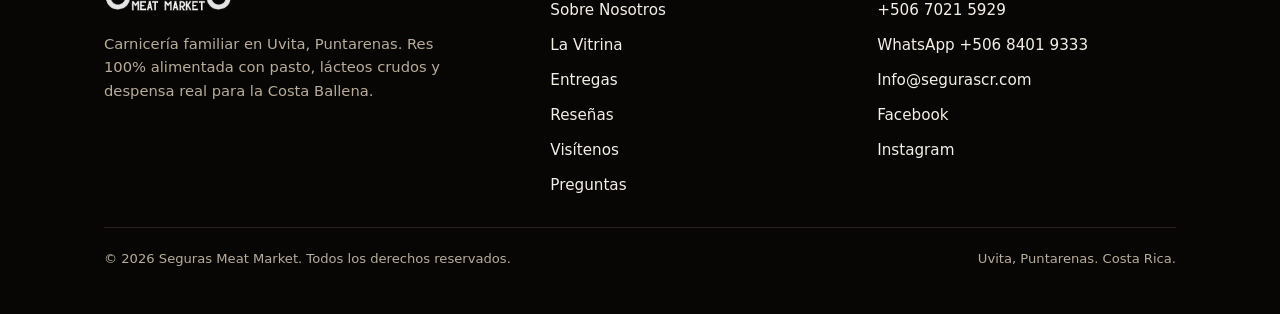
<file: es.html>
<!DOCTYPE html>
<html lang="es-CR">
<head>
  <meta charset="UTF-8">
  <meta name="viewport" content="width=device-width, initial-scale=1.0">

  <title>Seguras Meat Market | Carnicería de Res Alimentada con Pasto en Uvita, Costa Rica</title>
  <meta name="description" content="Carnicería familiar en Uvita, Costa Rica. Res 100% alimentada con pasto, cerdo y pollo de pastoreo, leche cruda de vaca y de cabra, quesos artesanales y despensa real. Entrega gratis los martes en la Costa Ballena.">
  <meta name="keywords" content="carnicería Uvita, carnicería Costa Rica, res alimentada con pasto, leche cruda Uvita, Seguras Meat Market, carnicería Dominical, carnicería Ojochal, carne grass-fed Costa Rica, picaña Costa Rica, mercado de carne Uvita">
  <meta name="robots" content="index, follow">
  <link rel="canonical" href="https://segurasmeatmarket.pages.dev/es.html">

  <meta property="og:type" content="website">
  <meta property="og:url" content="https://segurasmeatmarket.pages.dev/es.html">
  <meta property="og:title" content="Seguras Meat Market | Carnicería en Uvita, Costa Rica">
  <meta property="og:description" content="Carnicería familiar en Uvita. Res 100% alimentada con pasto, cerdo y pollo de pastoreo, lácteos crudos y despensa real para la Costa Ballena. Entrega gratis los martes.">
  <meta property="og:image" content="https://segurasmeatmarket.pages.dev/hero-desktop.webp">
  <meta property="og:image:width" content="1440">
  <meta property="og:image:height" content="960">
  <meta property="og:site_name" content="Seguras Meat Market">
  <meta property="og:locale" content="es_CR">
  <meta property="og:locale:alternate" content="en_US">

  <meta name="twitter:card" content="summary_large_image">
  <meta name="twitter:title" content="Seguras Meat Market | Uvita, Costa Rica">
  <meta name="twitter:description" content="Res 100% alimentada con pasto, lácteos crudos y despensa real de una carnicería familiar en Uvita.">
  <meta name="twitter:image" content="https://segurasmeatmarket.pages.dev/hero-desktop.webp">

  <link rel="icon" type="image/png" href="logo-light.png">

  <link rel="alternate" hreflang="en" href="https://segurasmeatmarket.pages.dev/">
  <link rel="alternate" hreflang="es" href="https://segurasmeatmarket.pages.dev/es.html">
  <link rel="alternate" hreflang="x-default" href="https://segurasmeatmarket.pages.dev/">

  <style>
    .lang-switch {
      display: inline-flex;
      align-items: center;
      gap: 4px;
      margin-left: 8px;
      padding: 6px 4px;
      font-family: "Helvetica Neue", "Arial Black", Impact, sans-serif;
      font-size: 0.74rem;
      font-weight: 800;
      letter-spacing: 0.16em;
    }
    .lang-switch a {
      color: var(--paper-muted);
      text-decoration: none;
      padding: 4px 8px;
      border-radius: 999px;
      border: 1px solid transparent;
    }
    .lang-switch a:hover, .lang-switch a:focus-visible {
      color: var(--paper);
      border-color: var(--border-dark);
    }
    .lang-switch a[aria-current="true"] {
      color: var(--neon);
      border-color: var(--neon);
    }
  </style>

  <link rel="stylesheet" href="styles.css">

  <script type="application/ld+json">
  {
    "@context": "https://schema.org",
    "@type": "LocalBusiness",
    "@id": "https://segurasmeatmarket.pages.dev/#business",
    "name": "Seguras Meat Market",
    "alternateName": ["Seguras Farm Shop", "Carnicería Seguras", "Seguras Butcher"],
    "description": "Carnicería familiar en Uvita, Costa Rica que vende res 100% alimentada con pasto, cerdo y pollo de pastoreo, leche cruda de vaca y de cabra, quesos artesanales y despensa real para la Costa Ballena.",
    "url": "https://segurasmeatmarket.pages.dev/es.html",
    "telephone": "+50670215929",
    "email": "Info@segurascr.com",
    "image": "https://segurasmeatmarket.pages.dev/hero-desktop.webp",
    "logo": "https://segurasmeatmarket.pages.dev/logo-light.png",
    "address": {
      "@type": "PostalAddress",
      "streetAddress": "Camino a Playa Colonia",
      "addressLocality": "Uvita",
      "addressRegion": "Puntarenas",
      "addressCountry": "CR"
    },
    "areaServed": [
      { "@type": "City", "name": "Uvita" },
      { "@type": "City", "name": "Dominical" },
      { "@type": "City", "name": "Ojochal" },
      { "@type": "City", "name": "Bahia Ballena" },
      { "@type": "AdministrativeArea", "name": "Costa Ballena" }
    ],
    "openingHoursSpecification": [{
      "@type": "OpeningHoursSpecification",
      "dayOfWeek": ["Monday", "Tuesday", "Wednesday", "Thursday", "Friday", "Saturday"],
      "opens": "09:00",
      "closes": "18:00"
    }],
    "priceRange": "$$",
    "aggregateRating": {
      "@type": "AggregateRating",
      "ratingValue": "4.9",
      "reviewCount": "50",
      "bestRating": "5",
      "worstRating": "1"
    },
    "sameAs": [
      "https://www.facebook.com/segurasbutcher/",
      "https://www.instagram.com/segurasmeatmarket/"
    ]
  }
  </script>

  <script type="application/ld+json">
  {
    "@context": "https://schema.org",
    "@type": "FAQPage",
    "inLanguage": "es-CR",
    "mainEntity": [
      {
        "@type": "Question",
        "name": "¿Dónde está Seguras Meat Market?",
        "acceptedAnswer": {
          "@type": "Answer",
          "text": "Nuestra carnicería está en Camino a Playa Colonia, en Uvita, Puntarenas, Costa Rica. Atendemos clientes en toda la Costa Ballena, incluyendo Dominical, Ojochal y Bahía Ballena."
        }
      },
      {
        "@type": "Question",
        "name": "¿Qué significa res 100% alimentada con pasto en Seguras?",
        "acceptedAnswer": {
          "@type": "Answer",
          "text": "Nuestro ganado se cría en pasto costarricense toda su vida. Sin acabado de grano, sin corrales de engorde, sin atajos industriales. La carne sabe como la res debe saber."
        }
      },
      {
        "@type": "Question",
        "name": "¿Entregan fuera de Uvita?",
        "acceptedAnswer": {
          "@type": "Answer",
          "text": "Sí. Entregamos sin costo todos los martes en toda la zona de Uvita y la Costa Ballena. Haga su pedido antes del viernes a las 11:59pm para la próxima entrega."
        }
      },
      {
        "@type": "Question",
        "name": "¿Puedo comprar leche cruda en Seguras Meat Market?",
        "acceptedAnswer": {
          "@type": "Answer",
          "text": "Sí. Tenemos leche cruda de vaca y de cabra de fincas costarricenses locales, además de crema, media crema, yogurt griego y yogures crudos saborizados."
        }
      }
    ]
  }
  </script>
</head>
<body>

<a class="skip-link" href="#top">Saltar al contenido</a>

<header class="site-header">
  <div class="container inner">
    <a href="#top" class="brand-link" aria-label="Inicio de Seguras Meat Market">
      <img src="logo-dark.png" alt="Seguras Meat Market" class="brand-logo" width="180" height="40">
    </a>
    <nav class="nav-links" aria-label="Navegación principal">
      <a href="#about">Nosotros</a>
      <a href="#products">La Vitrina</a>
      <a href="#delivery">Entregas</a>
      <a href="#reviews">Reseñas</a>
      <a href="#visit">Visítenos</a>
    </nav>
    <span class="lang-switch" role="group" aria-label="Idioma">
      <a href="/" onclick="try{localStorage.setItem('seguras_lang','en')}catch(e){}">EN</a>
      <a href="/es.html" aria-current="true" onclick="try{localStorage.setItem('seguras_lang','es')}catch(e){}">ES</a>
    </span>
    <a href="#visit" class="nav-cta">Pedir o Visitar</a>
    <button class="menu-toggle" id="menuToggle"
            aria-label="Abrir menú" aria-expanded="false" aria-controls="mobilePanel">
      <svg class="icon-open" viewBox="0 0 24 24" fill="none" stroke="currentColor" stroke-width="2" stroke-linecap="round" aria-hidden="true">
        <path d="M3 6h18M3 12h18M3 18h18"/>
      </svg>
      <svg class="icon-close" viewBox="0 0 24 24" fill="none" stroke="currentColor" stroke-width="2" stroke-linecap="round" aria-hidden="true">
        <path d="M6 6l12 12M18 6L6 18"/>
      </svg>
    </button>
  </div>
</header>

<nav id="mobilePanel" class="mobile-panel" aria-label="Navegación móvil" data-open="false">
  <a href="#about">Nosotros</a>
  <a href="#products">La Vitrina</a>
  <a href="#delivery">Entregas</a>
  <a href="#reviews">Reseñas</a>
  <a href="#visit">Visítenos</a>
  <a href="#faq">Preguntas</a>
  <a href="/" onclick="try{localStorage.setItem('seguras_lang','en')}catch(e){}">View in English</a>
  <a href="https://wa.me/50684019333" target="_blank" rel="noopener">Escríbanos por WhatsApp</a>
</nav>
<main id="top">

  <!-- HERO -->
  <section class="hero" aria-labelledby="hero-title">
    <div class="container inner">
      <div class="hero-text">
        <span class="hero-chip"><span class="dot" aria-hidden="true"></span> Carnicería Nariz al Rabo. Uvita, Costa Rica.</span>
        <h1 id="hero-title">
          Carne<br><span class="neon">de verdad.</span>
        </h1>
        <p class="hero-sub">
          Una carnicería familiar en Uvita, Costa Rica. Cortamos <strong>res 100% alimentada con pasto</strong>, cerdo y pollo de pastoreo, y embotellamos leche cruda de vaca y de cabra de fincas que visitamos y conocemos por nombre.
        </p>
        <div class="hero-actions">
          <a href="#products" class="btn btn-primary">Ver la Vitrina</a>
          <a href="#delivery" class="btn btn-ghost">Entrega los Martes</a>
        </div>
        <span class="nose-to-tail">De la Nariz al Rabo. Carnicería de Animal Entero.</span>
      </div>

      <div class="hero-image">
        <picture>
          <source type="image/webp" media="(min-width: 900px)"
                  srcset="hero-desktop.webp 1440w, hero-tablet.webp 1024w"
                  sizes="(min-width: 1200px) 540px, 50vw">
          <source type="image/webp" srcset="hero-mobile.webp 640w" sizes="100vw">
          <img src="hero-mobile.webp"
               alt="Ribeye alimentado con pasto sobre papel de carnicero con sartén de hierro, cuchilla, romero y especias"
               width="1440" height="960"
               loading="eager" decoding="async" fetchpriority="high">
        </picture>
      </div>

      <div class="hero-stats" role="list">
        <div class="hero-stat" role="listitem">
          <span class="num">100%</span>
          <span class="lbl">Alimentada con Pasto</span>
        </div>
        <div class="hero-stat" role="listitem">
          <span class="num">Gratis</span>
          <span class="lbl">Entrega los Martes</span>
        </div>
        <div class="hero-stat" role="listitem">
          <span class="num">Lun a Sáb</span>
          <span class="lbl">Abierto 9am a 6pm</span>
        </div>
      </div>
    </div>
  </section>

  <!-- ABOUT -->
  <section id="about" class="section-light" aria-labelledby="about-title">
    <div class="container">
      <div class="about-grid">
        <div>
          <p class="eyebrow">Sobre la Carnicería</p>
          <h2 id="about-title">La mejor res empieza <span class="accent">en el pasto.</span></h2>
          <p class="about-lede">
            Seguras Meat Market es una carnicería familiar en Uvita, Puntarenas. Vendemos res cortada de ganado criado en pasto costarricense toda su vida. Sin acabado de grano. Sin corrales de engorde. Sin ingredientes sorpresa en la etiqueta.
          </p>
          <p class="about-lede">
            Familias vienen desde Dominical, Ojochal, Bahía y toda la Costa Ballena por nuestro ribeye alimentado con pasto, picaña, leche cruda de vaca y mantequilla artesanal. Si en su casa se cocina comida real, aquí se va a sentir en familia.
          </p>
          <p class="about-lede" style="font-style: italic; color: var(--oxblood); font-weight: 600;">
            Trabajamos de la nariz al rabo. Cada animal que cortamos se aprovecha por completo.
          </p>
        </div>
        <div class="about-feature">
          <picture>
            <source type="image/webp" media="(min-width: 900px)" srcset="craft-md.webp">
            <img src="craft-sm.webp"
                 alt="Carnicero de Seguras formando albóndigas de res alimentada con pasto sobre un plato con el logo Nariz al Rabo de Seguras"
                 width="900" height="1169" loading="lazy" decoding="async">
          </picture>
        </div>
      </div>

      <div class="pillars" aria-label="Lo que nos distingue" style="margin-top: clamp(28px, 5vw, 56px);">
          <div class="pillar">
            <span class="pillar-icon" aria-hidden="true">
              <svg viewBox="0 0 24 24" fill="none" stroke="currentColor" stroke-width="2" stroke-linecap="round" stroke-linejoin="round"><path d="M12 2 L4 8 v8 l8 6 8-6 V8 Z"/><path d="M12 22 V11"/><path d="M4 8 l8 3 8-3"/></svg>
            </span>
            <h3>100% Alimentada con Pasto</h3>
            <p>Ganado criado en pasto costarricense toda su vida. Sin acabado de grano.</p>
          </div>
          <div class="pillar">
            <span class="pillar-icon" aria-hidden="true">
              <svg viewBox="0 0 24 24" fill="none" stroke="currentColor" stroke-width="2" stroke-linecap="round" stroke-linejoin="round"><path d="M3 12c4-8 14-8 18 0"/><path d="M3 12c4 8 14 8 18 0"/><circle cx="12" cy="12" r="2.5"/></svg>
            </span>
            <h3>De Fincas Locales</h3>
            <p>Compramos a fincas que visitamos. Nombres reales, campos reales, cuidado real.</p>
          </div>
          <div class="pillar">
            <span class="pillar-icon" aria-hidden="true">
              <svg viewBox="0 0 24 24" fill="none" stroke="currentColor" stroke-width="2" stroke-linecap="round" stroke-linejoin="round"><path d="M12 3v18"/><path d="M5 8c2 2 5 2 7 0s5-2 7 0"/><path d="M5 16c2 2 5 2 7 0s5-2 7 0"/></svg>
            </span>
            <h3>Negocio Familiar</h3>
            <p>Una carnicería costarricense independiente, dirigida por gente que conoce la diferencia entre carnicería y empaque.</p>
          </div>
          <div class="pillar">
            <span class="pillar-icon" aria-hidden="true">
              <svg viewBox="0 0 24 24" fill="none" stroke="currentColor" stroke-width="2" stroke-linecap="round" stroke-linejoin="round"><path d="M12 2v4"/><circle cx="12" cy="13" r="6"/><path d="M9 13h6"/><path d="M12 10v6"/></svg>
            </span>
            <h3>Despensa Real</h3>
            <p>Leche cruda, mantequilla artesanal, caldo de huesos, sebo y ghee. Lo básico, bien hecho.</p>
          </div>
      </div>
    </div>
  </section>

  <!-- PRODUCTS -->
  <section id="products" class="section-dark" aria-labelledby="products-title">
    <div class="container">
      <div class="products-head-grid">
        <div>
          <p class="eyebrow on-dark">En la Vitrina</p>
          <h2 id="products-title">Lo que hay <span class="accent">en la tabla.</span></h2>
          <p style="color: var(--paper-muted); font-size: 1.05rem; max-width: 60ch;">
            Una vitrina de carnicería en Uvita con los cortes y básicos que comen nuestras propias familias. La selección rota según la finca. Escríbanos por Facebook, Instagram o WhatsApp para ver lo del día.
          </p>
        </div>
        <div class="products-image">
          <picture>
            <source type="image/webp" media="(min-width: 900px)" srcset="cuts-md.webp">
            <img src="cuts-sm.webp"
                 alt="Vista aérea de cortes de res alimentada con pasto y cerdo de pastoreo en una bandeja de carnicería Seguras con hierbas frescas y vegetales"
                 width="900" height="1169" loading="lazy" decoding="async">
          </picture>
        </div>
      </div>

      <div class="products-grid">
        <article class="product-card">
          <span class="product-icon" aria-hidden="true">
            <svg viewBox="0 0 24 24" fill="none" stroke="currentColor" stroke-width="2" stroke-linecap="round" stroke-linejoin="round"><path d="M4 11c1-3 4-5 8-5s7 2 8 5c.6 1.8.2 3.6-1 5l-2 2c-1 1-2.5 1.4-4 1H9c-1.5.4-3 0-4-1l-2-2c-1.2-1.4-1.6-3.2-1-5Z"/><circle cx="8" cy="11" r="1"/><circle cx="16" cy="11" r="1"/></svg>
          </span>
          <h3>Res Alimentada con Pasto</h3>
          <p>Ribeye, picaña, molida y asados de ganado criado en pasto costarricense.</p>
          <ul aria-label="Cortes de res">
            <li>Ribeye</li><li>Picaña</li><li>Molida</li><li>Asados</li>
          </ul>
        </article>

        <article class="product-card">
          <span class="product-icon" aria-hidden="true">
            <svg viewBox="0 0 24 24" fill="none" stroke="currentColor" stroke-width="2" stroke-linecap="round" stroke-linejoin="round"><path d="M6 8c0-2 2-4 4-4h4c2 0 4 2 4 4v2c0 1-1 2-2 2h-1v6c0 1-1 2-2 2h-2c-1 0-2-1-2-2v-6H8c-1 0-2-1-2-2Z"/></svg>
          </span>
          <h3>Cerdo y Pollo</h3>
          <p>Cerdo y pollo de pastoreo de fincas locales, despresados en nuestra carnicería en Uvita.</p>
          <ul aria-label="Cerdo y pollo">
            <li>Aves enteras</li><li>Cortes</li><li>Embutidos</li>
          </ul>
        </article>

        <article class="product-card">
          <span class="product-icon" aria-hidden="true">
            <svg viewBox="0 0 24 24" fill="none" stroke="currentColor" stroke-width="2" stroke-linecap="round" stroke-linejoin="round"><path d="M8 3h8l1 4c0 1.5-2 3-5 3s-5-1.5-5-3l1-4Z"/><path d="M7 10v9c0 1 1 2 2 2h6c1 0 2-1 2-2v-9"/></svg>
          </span>
          <h3>Lácteos Crudos</h3>
          <p>Leche cruda de vaca, leche cruda de cabra, crema, media crema, más yogures griego y saborizados.</p>
          <ul aria-label="Lácteos">
            <li>Leche cruda</li><li>Leche de cabra</li><li>Yogurt</li><li>Crema</li>
          </ul>
        </article>

        <article class="product-card">
          <span class="product-icon" aria-hidden="true">
            <svg viewBox="0 0 24 24" fill="none" stroke="currentColor" stroke-width="2" stroke-linecap="round" stroke-linejoin="round"><path d="M3 12 12 4l9 8v8H3z"/><circle cx="9" cy="14" r="1"/><circle cx="15" cy="16" r="1"/><circle cx="12" cy="11" r="1"/></svg>
          </span>
          <h3>Quesos y Despensa</h3>
          <p>Cheddar a las hierbas, cotija, mozzarella, más mantequilla artesanal, ghee, manteca, sebo y caldo de huesos.</p>
          <ul aria-label="Despensa">
            <li>Quesos</li><li>Mantequilla</li><li>Caldo de huesos</li><li>Sebo</li>
          </ul>
        </article>
      </div>
    </div>
  </section>

  <!-- DELIVERY -->
  <section id="delivery" class="section-cream-2" aria-labelledby="delivery-title">
    <div class="container">
      <div class="section-head">
        <p class="eyebrow">Entrega Semanal Gratis</p>
        <h2 id="delivery-title">Pedidos el viernes. <span class="accent">Entrega el martes.</span></h2>
        <p style="color: var(--ink-muted); font-size: 1.05rem; max-width: 56ch;">
          Hacemos una entrega por semana en Uvita, Dominical, Ojochal y toda la Costa Ballena. Es gratis para nuestros clientes.
        </p>
      </div>

      <div class="delivery">
        <div class="delivery-card">
          <p style="margin: 0 0 6px; font-weight: 700;">Cómo funciona</p>
          <ol class="delivery-steps">
            <li>
              <div>
                <strong>Envíe su pedido antes del viernes a las 11:59pm.</strong><br>
                <span style="color: var(--ink-muted); font-size: 0.95rem;">Escríbanos por Facebook, Instagram o WhatsApp.</span>
              </div>
            </li>
            <li>
              <div>
                <strong>Cortamos y empacamos el lunes.</strong><br>
                <span style="color: var(--ink-muted); font-size: 0.95rem;">Sellado en frío, etiquetado y listo.</span>
              </div>
            </li>
            <li>
              <div>
                <strong>Entrega a domicilio el martes.</strong><br>
                <span style="color: var(--ink-muted); font-size: 0.95rem;">Gratis en toda nuestra zona de la Costa Ballena.</span>
              </div>
            </li>
          </ol>

          <p style="margin-top: 22px; font-weight: 700;">Zona de Entrega</p>
          <ul class="area-list" aria-label="Pueblos donde entregamos">
            <li>Uvita</li>
            <li>Bahía Ballena</li>
            <li>Dominical</li>
            <li>Ojochal</li>
            <li>Cortés</li>
            <li>Playa Hermosa</li>
          </ul>
        </div>

        <aside class="delivery-aside">
          <h3>Día de Entrega</h3>
          <div class="big-day" aria-hidden="true">Martes</div>
          <p class="cutoff">Cierre de pedidos: <strong style="color: var(--paper);">viernes 11:59pm</strong></p>
          <p style="color: var(--paper-muted); font-size: 0.95rem; margin-top: 18px;">
            ¿Está fuera de la zona de entrega? Pase por la carnicería. Es fácil encontrarnos.
          </p>
          <a href="#visit" class="btn btn-primary" style="margin-top: 8px;">Contáctenos</a>
        </aside>
      </div>
    </div>
  </section>

  <!-- VISIT -->
  <section id="visit" class="section-dark" aria-labelledby="visit-title">
    <div class="container">
      <div class="section-head">
        <p class="eyebrow on-dark">Visite la Carnicería</p>
        <h2 id="visit-title">Pase por <span class="accent">la tienda.</span></h2>
        <p style="color: var(--paper-muted); font-size: 1.05rem; max-width: 56ch;">
          Pase y escoja algo para esta noche. Le ayudamos con los cortes, las recetas y lo más fresco de la vitrina.
        </p>
      </div>

      <div class="visit-grid">
        <div class="info-block">
          <h3>Cómo Llegar</h3>
          <p>
            Camino a Playa Colonia<br>
            Uvita, Puntarenas<br>
            Costa Rica
          </p>
          <a class="btn btn-primary" style="margin-top: 14px;"
             href="https://www.google.com/maps/search/?api=1&query=Seguras+Meat+Market+Uvita+Costa+Rica"
             target="_blank" rel="noopener">Abrir en Google Maps</a>
        </div>

        <div class="info-block">
          <h3>Horario</h3>
          <span id="liveStatus" class="live-status closed" aria-live="polite">
            <span class="pulse" aria-hidden="true"></span>
            <span id="liveStatusText">Verificando horario</span>
          </span>
          <ul class="hours-list">
            <li><span class="day">Lun a Sáb</span><span>9:00am a 6:00pm</span></li>
            <li><span class="day">Domingo</span><span class="closed">Cerrado</span></li>
          </ul>
        </div>

        <div class="info-block">
          <h3>Contáctenos</h3>
          <p style="margin-bottom: 6px;">
            <span style="color: var(--paper-muted); font-size: 0.82rem; letter-spacing: 0.12em; text-transform: uppercase;">Teléfono</span><br>
            <a href="tel:+50670215929">+506 7021 5929</a>
          </p>
          <p style="margin-bottom: 6px;">
            <span style="color: var(--paper-muted); font-size: 0.82rem; letter-spacing: 0.12em; text-transform: uppercase;">WhatsApp</span><br>
            <a href="tel:+50684019333">+506 8401 9333</a>
          </p>
          <p>
            <span style="color: var(--paper-muted); font-size: 0.82rem; letter-spacing: 0.12em; text-transform: uppercase;">Correo</span><br>
            <a href="mailto:Info@segurascr.com">Info@segurascr.com</a>
          </p>
        </div>

        <div class="info-block">
          <h3>Síganos en Redes</h3>
          <p style="color: var(--paper-muted); font-size: 0.95rem; margin-bottom: 4px;">
            Cortes nuevos, novedades del mercado y vistazos detrás del mostrador.
          </p>
          <div class="socials">
            <a class="social-link" href="https://www.facebook.com/segurasbutcher/" target="_blank" rel="noopener" aria-label="Seguras Meat Market en Facebook">
              <svg viewBox="0 0 24 24" fill="currentColor" aria-hidden="true"><path d="M13 22v-8h3l1-4h-4V7c0-1 .5-2 2-2h2V1.5C16.5 1.4 15.3 1 14 1c-2.8 0-5 1.7-5 5v3H6v4h3v8h4Z"/></svg>
              Facebook
            </a>
            <a class="social-link" href="https://www.instagram.com/segurasmeatmarket/" target="_blank" rel="noopener" aria-label="Seguras Meat Market en Instagram">
              <svg viewBox="0 0 24 24" fill="none" stroke="currentColor" stroke-width="2" stroke-linecap="round" stroke-linejoin="round" aria-hidden="true"><rect x="3" y="3" width="18" height="18" rx="5"/><circle cx="12" cy="12" r="4"/><circle cx="17.5" cy="6.5" r="1" fill="currentColor"/></svg>
              Instagram
            </a>
          </div>
        </div>
      </div>
    </div>
  </section>

  <!-- REVIEWS -->
  <section id="reviews" class="reviews-section" aria-labelledby="reviews-title" style="padding: clamp(64px, 9vw, 110px) 0;">
    <div class="container">
      <div class="reviews-head">
        <div>
          <p class="eyebrow">Lo que dicen los clientes</p>
          <h2 id="reviews-title">Querido por vecinos <span class="accent">y visitantes.</span></h2>
          <p style="color: var(--ink-muted); font-size: 1.05rem; max-width: 52ch; margin: 0;">
            Una carnicería pequeña con gran reputación. Lea lo que dicen los clientes en Google y luego venga a probar la diferencia.
          </p>
        </div>
        <a class="google-badge" href="https://share.google/Viwe4Wsbm6VkJ2ibr" target="_blank" rel="noopener" aria-label="Ver Seguras Farm Shop en Google. 4.9 estrellas de 50 reseñas">
          <span class="g-mark" aria-hidden="true">
            <svg viewBox="0 0 48 48"><path fill="#4285F4" d="M43.6 20.5H42V20H24v8h11.3c-1.6 4.4-5.8 7.5-11.3 7.5-6.6 0-12-5.4-12-12s5.4-12 12-12c3 0 5.8 1.1 7.9 3l5.7-5.7C34 5.1 29.3 3 24 3 12.4 3 3 12.4 3 24s9.4 21 21 21 20.5-9 20.5-21c0-1.2-.1-2.4-.4-3.5z"/><path fill="#34A853" d="M6.3 14.7l6.6 4.8C14.6 16 19 13 24 13c3 0 5.8 1.1 7.9 3l5.7-5.7C34 5.1 29.3 3 24 3 16 3 9 7.5 6.3 14.7z"/><path fill="#FBBC05" d="M24 45c5.2 0 9.9-1.9 13.5-5.1l-6.2-5.2c-2 1.4-4.6 2.3-7.3 2.3-5.4 0-10-3.4-11.6-8.1l-6.6 5C8.7 40.5 15.8 45 24 45z"/><path fill="#EA4335" d="M43.6 20.5H42V20H24v8h11.3c-.8 2.1-2.2 4-4 5.4l6.2 5.2c-.4.4 6.6-4.8 6.6-14.6 0-1.2-.1-2.4-.5-3.5z"/></svg>
          </span>
          <span class="g-stat">
            <span class="g-rating">4.9 <span class="g-stars" aria-hidden="true">&#9733;&#9733;&#9733;&#9733;&#9733;</span></span>
            <span class="g-meta">50 Reseñas en Google</span>
          </span>
        </a>
      </div>

      <div class="reviews-rail-wrap">
        <div class="reviews-rail" role="list" aria-label="Reseñas de clientes">
          <article class="review-card" role="listitem">
            <span class="review-stars" aria-label="5 estrellas de 5">&#9733;&#9733;&#9733;&#9733;&#9733;</span>
            <p class="review-body">Un destino premium para productos animales de origen ético. Ambiente cool y moderno. El letrero de neón en forma de vaca que dice "Meat the Future" le da un aire moderno y fresco sin dejar atrás la tradición carnicera.</p>
            <div class="review-footer">
              <span class="review-author">Ashley Joy</span>
              <span class="review-source">Lemon8 Costa Rica</span>
            </div>
          </article>

          <article class="review-card" role="listitem">
            <span class="review-stars" aria-label="5 estrellas de 5">&#9733;&#9733;&#9733;&#9733;&#9733;</span>
            <p class="review-body">[Dueño: pegue una reseña real de Google aquí, luego actualice el nombre y elimine esta nota.]</p>
            <div class="review-footer">
              <span class="review-author">Nombre del cliente</span>
              <span class="review-source">Reseña de Google</span>
            </div>
          </article>

          <article class="review-card" role="listitem">
            <span class="review-stars" aria-label="5 estrellas de 5">&#9733;&#9733;&#9733;&#9733;&#9733;</span>
            <p class="review-body">[Dueño: pegue una reseña real de Google aquí, luego actualice el nombre y elimine esta nota.]</p>
            <div class="review-footer">
              <span class="review-author">Nombre del cliente</span>
              <span class="review-source">Reseña de Google</span>
            </div>
          </article>

          <article class="review-card" role="listitem">
            <span class="review-stars" aria-label="5 estrellas de 5">&#9733;&#9733;&#9733;&#9733;&#9733;</span>
            <p class="review-body">[Dueño: pegue una reseña real de Google aquí, luego actualice el nombre y elimine esta nota.]</p>
            <div class="review-footer">
              <span class="review-author">Nombre del cliente</span>
              <span class="review-source">Reseña de Google</span>
            </div>
          </article>

          <article class="review-card" role="listitem">
            <span class="review-stars" aria-label="5 estrellas de 5">&#9733;&#9733;&#9733;&#9733;&#9733;</span>
            <p class="review-body">[Dueño: pegue una reseña real de Google aquí, luego actualice el nombre y elimine esta nota.]</p>
            <div class="review-footer">
              <span class="review-author">Nombre del cliente</span>
              <span class="review-source">Reseña de Google</span>
            </div>
          </article>
        </div>
      </div>

      <a class="reviews-cta" href="https://share.google/Viwe4Wsbm6VkJ2ibr" target="_blank" rel="noopener">
        Lea las 50 reseñas en Google &rarr;
      </a>
    </div>
  </section>

  <!-- FAQ -->
  <section id="faq" class="section-light" aria-labelledby="faq-title">
    <div class="container">
      <div class="section-head">
        <p class="eyebrow">Preguntas Frecuentes</p>
        <h2 id="faq-title">Lo que la gente <span class="accent">nos pregunta.</span></h2>
      </div>
      <div class="faq-list">
        <article class="faq-item">
          <h3>¿Dónde está Seguras Meat Market?</h3>
          <p>Nuestra carnicería está en Camino a Playa Colonia, en Uvita, Puntarenas, Costa Rica. Atendemos clientes en toda la Costa Ballena, incluyendo Dominical, Ojochal y Bahía Ballena.</p>
        </article>
        <article class="faq-item">
          <h3>¿Qué significa res 100% alimentada con pasto en Seguras?</h3>
          <p>Nuestro ganado se cría en pasto costarricense toda su vida. Sin acabado de grano, sin corrales de engorde, sin atajos industriales. La carne sabe como la res debe saber.</p>
        </article>
        <article class="faq-item">
          <h3>¿Entregan fuera de Uvita?</h3>
          <p>Sí. Entregamos sin costo todos los martes en toda la zona de Uvita y la Costa Ballena. Haga su pedido antes del viernes a las 11:59pm para la próxima entrega.</p>
        </article>
        <article class="faq-item">
          <h3>¿Puedo comprar leche cruda en Seguras Meat Market?</h3>
          <p>Sí. Tenemos leche cruda de vaca y de cabra de fincas costarricenses locales, además de crema, media crema, yogurt griego y yogures crudos saborizados.</p>
        </article>
      </div>
    </div>
  </section>

  <!-- CLOSING BAND -->
  <section class="closing-band" aria-labelledby="closing-title">
    <div class="container">
      <p class="eyebrow" style="color: var(--gold);">Carnicería Uvita. De la Nariz al Rabo.</p>
      <h2 id="closing-title">Mejor carne, <br>aquí mismo en el pueblo.</h2>
      <p>Visite Seguras en Uvita, o haga su pedido para entrega gratis los martes en toda la Costa Ballena.</p>
      <a href="#visit" class="btn btn-dark">Cómo Llegar</a>
    </div>
  </section>

</main>


<aside class="featured-strip" aria-label="Apariciones">
  <div class="container inner">
    <span class="label">Como se ve en</span>
    <a href="https://www.lemon8-app.com/@ashley_joyy/7547154939978613279?region=us" target="_blank" rel="noopener">Lemon8 Costa Rica</a>
    <a href="https://www.tiktok.com/@ashlivesbyfaith/video/7547135773301083422" target="_blank" rel="noopener">TikTok</a>
    <a href="https://getrawmilk.com/map/seguras-meat-market-uvita-puntarenas-costa-rica" target="_blank" rel="noopener">Directorio de Leche Cruda CR</a>
  </div>
</aside>

<footer class="site-footer">
  <div class="container">
    <div class="footer-grid">
      <div class="footer-brand-block">
        <a href="#top" class="brand-link" aria-label="Inicio de Seguras Meat Market">
          <img src="logo-dark.png" alt="Seguras Meat Market" class="brand-logo" width="200" height="44" loading="lazy">
        </a>
        <p>Carnicería familiar en Uvita, Puntarenas. Res 100% alimentada con pasto, lácteos crudos y despensa real para la Costa Ballena.</p>
      </div>
      <div>
        <h3>Explore</h3>
        <ul>
          <li><a href="#about">Sobre Nosotros</a></li>
          <li><a href="#products">La Vitrina</a></li>
          <li><a href="#delivery">Entregas</a></li>
          <li><a href="#reviews">Reseñas</a></li>
          <li><a href="#visit">Visítenos</a></li>
          <li><a href="#faq">Preguntas</a></li>
        </ul>
      </div>
      <div>
        <h3>Contacto</h3>
        <ul>
          <li><a href="tel:+50670215929">+506 7021 5929</a></li>
          <li><a href="tel:+50684019333">WhatsApp +506 8401 9333</a></li>
          <li><a href="mailto:Info@segurascr.com">Info@segurascr.com</a></li>
          <li><a href="https://www.facebook.com/segurasbutcher/" target="_blank" rel="noopener">Facebook</a></li>
          <li><a href="https://www.instagram.com/segurasmeatmarket/" target="_blank" rel="noopener">Instagram</a></li>
        </ul>
      </div>
    </div>
    <div class="footer-bar">
      <p>&copy; <span id="year">2026</span> Seguras Meat Market. Todos los derechos reservados.</p>
      <p>Uvita, Puntarenas. Costa Rica.</p>
    </div>
  </div>
</footer>

<a class="fab-whatsapp"
   href="https://wa.me/50684019333?text=Hola%20Seguras%2C%20quisiera%20hacer%20un%20pedido."
   target="_blank" rel="noopener"
   aria-label="Escríbanos por WhatsApp">
  <span class="fab-label">Escríbanos por WhatsApp</span>
  <svg viewBox="0 0 32 32" fill="currentColor" aria-hidden="true">
    <path d="M16 3C9.4 3 4 8.4 4 15c0 2.4.7 4.7 2 6.7L4 29l7.5-2c1.9 1 4.1 1.6 6.4 1.6h.1c6.6 0 12-5.4 12-12S22.6 3 16 3zm0 21.8h-.1c-2 0-4-.5-5.7-1.5l-.4-.2-4.4 1.2 1.2-4.3-.3-.4c-1.1-1.7-1.7-3.7-1.7-5.7 0-5.5 4.5-9.9 9.9-9.9 2.6 0 5.1 1 7 2.9 1.9 1.9 2.9 4.4 2.9 7 0 5.5-4.5 9.9-9.9 9.9zm5.4-7.4c-.3-.1-1.7-.9-2-1-.3-.1-.5-.2-.7.1-.2.3-.8 1-1 1.2-.2.2-.4.2-.7.1-.3-.1-1.3-.5-2.5-1.5-.9-.8-1.5-1.8-1.7-2.1-.2-.3 0-.5.1-.6.1-.1.3-.4.4-.5.1-.2.2-.3.3-.5.1-.2 0-.4 0-.5-.1-.1-.7-1.6-.9-2.2-.2-.6-.5-.5-.7-.5h-.6c-.2 0-.5.1-.8.4-.3.3-1 1-1 2.5s1.1 2.9 1.2 3.1c.1.2 2.1 3.2 5.1 4.5.7.3 1.3.5 1.7.6.7.2 1.4.2 1.9.1.6-.1 1.7-.7 2-1.4.2-.7.2-1.2.2-1.4-.1-.2-.3-.3-.6-.4z"/>
  </svg>
</a>

<script>
  document.getElementById('year').textContent = new Date().getFullYear();

  // Mobile menu toggle
  (function () {
    var btn = document.getElementById('menuToggle');
    var panel = document.getElementById('mobilePanel');
    if (!btn || !panel) return;
    btn.addEventListener('click', function () {
      var open = panel.getAttribute('data-open') === 'true';
      panel.setAttribute('data-open', open ? 'false' : 'true');
      btn.setAttribute('aria-expanded', open ? 'false' : 'true');
      btn.setAttribute('aria-label', open ? 'Abrir menú' : 'Cerrar menú');
    });
    panel.querySelectorAll('a').forEach(function (a) {
      a.addEventListener('click', function () {
        panel.setAttribute('data-open', 'false');
        btn.setAttribute('aria-expanded', 'false');
        btn.setAttribute('aria-label', 'Abrir menú');
      });
    });
  })();

  // Live open / closed status (Costa Rica is UTC-6, no DST)
  (function () {
    var status = document.getElementById('liveStatus');
    var text = document.getElementById('liveStatusText');
    if (!status || !text) return;

    function update() {
      var now = new Date();
      var crNow = new Date(now.getTime() + (now.getTimezoneOffset() - 360) * 60000);
      var day = crNow.getDay();
      var minutes = crNow.getHours() * 60 + crNow.getMinutes();
      var openMin = 9 * 60;
      var closeMin = 18 * 60;
      var isWeekday = day >= 1 && day <= 6;
      var open = isWeekday && minutes >= openMin && minutes < closeMin;

      status.classList.toggle('open', open);
      status.classList.toggle('closed', !open);

      if (open) {
        text.textContent = 'Abierto hasta las 6pm';
      } else if (isWeekday && minutes < openMin) {
        text.textContent = 'Abre hoy a las 9am';
      } else if (day === 0) {
        text.textContent = 'Cerrado domingo. Abre el lunes 9am';
      } else {
        var nextDay = day === 6 ? 'el lunes' : 'mañana';
        text.textContent = 'Cerrado. Abre ' + nextDay + ' 9am';
      }
    }
    update();
    setInterval(update, 60000);
  })();
</script>

</body>
</html>
</file>
<file: styles.css>
:root {
  --bg-dark: #0E0B0A;
  --bg-dark-2: #15110F;
  --bg-cream: #F4EFE6;
  --bg-cream-2: #EAE2D2;
  --ink: #0E0B0A;
  --ink-muted: #5C534A;
  --paper: #F4EFE6;
  --paper-muted: #B8AC9A;
  --oxblood: #7A1C20;
  --oxblood-2: #5C1418;
  --neon: #FF2E6E;
  --gold: #D4AF6A;
  --border-dark: #2A211E;
  --border-light: #D8CFBE;
  --maxw: 1200px;
  --pad: clamp(20px, 5vw, 64px);
}

*, *::before, *::after { box-sizing: border-box; }
html { -webkit-text-size-adjust: 100%; scroll-behavior: smooth; }
body {
  margin: 0;
  font-family: -apple-system, BlinkMacSystemFont, "Segoe UI", Roboto, system-ui, sans-serif;
  font-size: 17px;
  line-height: 1.6;
  color: var(--ink);
  background: var(--bg-cream);
  -webkit-font-smoothing: antialiased;
  -moz-osx-font-smoothing: grayscale;
}

h1, h2, h3, h4 {
  font-family: "Helvetica Neue", "Arial Black", Impact, sans-serif;
  font-weight: 900;
  letter-spacing: -0.02em;
  line-height: 1.05;
  margin: 0 0 0.5em;
  text-transform: uppercase;
}
h1 { font-size: clamp(2.4rem, 7.5vw, 5rem); }
h2 { font-size: clamp(1.9rem, 4.5vw, 3rem); }
h3 { font-size: clamp(1.1rem, 1.9vw, 1.35rem); letter-spacing: 0.02em; }
p { margin: 0 0 1em; }
a { color: inherit; }
img { max-width: 100%; height: auto; display: block; }

.container {
  max-width: var(--maxw);
  margin: 0 auto;
  padding-left: var(--pad);
  padding-right: var(--pad);
}

.eyebrow {
  font-family: "Helvetica Neue", "Arial Black", Impact, sans-serif;
  font-weight: 800;
  font-size: 0.78rem;
  letter-spacing: 0.22em;
  text-transform: uppercase;
  color: var(--oxblood);
  margin: 0 0 14px;
}
.eyebrow.on-dark { color: var(--gold); }

/* HEADER */
.site-header {
  position: sticky;
  top: 0;
  z-index: 50;
  background: var(--bg-dark);
  border-bottom: 1px solid var(--border-dark);
}
.site-header .inner {
  display: flex;
  align-items: center;
  justify-content: space-between;
  height: 68px;
  gap: 16px;
}
.brand-link {
  display: inline-flex;
  align-items: center;
  text-decoration: none;
}
.brand-logo {
  height: 40px;
  width: auto;
}
.nav-links {
  display: none;
  gap: 28px;
}
@media (min-width: 768px) {
  .nav-links { display: inline-flex; }
}
.nav-links a {
  color: var(--paper);
  text-decoration: none;
  font-size: 0.92rem;
  font-weight: 600;
  letter-spacing: 0.04em;
  text-transform: uppercase;
}
.nav-links a:hover, .nav-links a:focus-visible { color: var(--gold); }
.nav-cta {
  display: inline-flex;
  align-items: center;
  padding: 9px 16px;
  background: var(--neon);
  color: var(--bg-dark);
  text-decoration: none;
  font-weight: 800;
  font-size: 0.85rem;
  letter-spacing: 0.08em;
  text-transform: uppercase;
  border-radius: 999px;
}
.nav-cta:hover, .nav-cta:focus-visible { background: var(--paper); }

/* HERO */
.hero {
  position: relative;
  background: var(--bg-dark);
  color: var(--paper);
  padding: clamp(56px, 9vw, 110px) 0 clamp(56px, 8vw, 110px);
  overflow: hidden;
}
.hero::before {
  content: "";
  position: absolute;
  inset: 0;
  background:
    radial-gradient(60% 50% at 90% 10%, rgba(255, 46, 110, 0.16), transparent 70%),
    radial-gradient(50% 50% at 5% 95%, rgba(212, 175, 106, 0.10), transparent 70%);
  pointer-events: none;
}
.hero .inner {
  position: relative;
  display: grid;
  grid-template-columns: 1fr;
  gap: clamp(28px, 5vw, 56px);
  align-items: center;
}
@media (min-width: 900px) {
  .hero .inner { grid-template-columns: 1.05fr 1fr; }
}
.hero-chip {
  display: inline-flex;
  align-items: center;
  gap: 8px;
  padding: 6px 12px;
  border: 1px solid var(--border-dark);
  border-radius: 999px;
  font-size: 0.78rem;
  font-weight: 600;
  letter-spacing: 0.1em;
  text-transform: uppercase;
  color: var(--paper);
  margin-bottom: 22px;
}
.hero-chip .dot {
  width: 8px; height: 8px; border-radius: 50%;
  background: var(--neon);
  box-shadow: 0 0 12px var(--neon);
}
.hero h1 {
  max-width: 14ch;
}
.hero h1 .neon {
  color: var(--neon);
  text-shadow: 0 0 24px rgba(255, 46, 110, 0.45);
}
.hero-sub {
  max-width: 52ch;
  font-size: clamp(1.05rem, 1.5vw, 1.2rem);
  color: var(--paper);
  margin-top: 18px;
  opacity: 0.94;
}
.hero-actions {
  display: flex;
  flex-wrap: wrap;
  gap: 12px;
  margin-top: 28px;
}
.btn {
  display: inline-flex;
  align-items: center;
  gap: 8px;
  padding: 14px 22px;
  border-radius: 999px;
  text-decoration: none;
  font-weight: 800;
  font-size: 0.95rem;
  letter-spacing: 0.05em;
  text-transform: uppercase;
  transition: transform 0.15s ease, background 0.15s ease, color 0.15s ease;
  border: 2px solid transparent;
}
.btn-primary { background: var(--neon); color: var(--bg-dark); }
.btn-primary:hover, .btn-primary:focus-visible { background: var(--paper); transform: translateY(-1px); }
.btn-ghost { background: transparent; color: var(--paper); border-color: var(--paper); }
.btn-ghost:hover, .btn-ghost:focus-visible { background: var(--paper); color: var(--bg-dark); }
.btn-dark { background: var(--bg-dark); color: var(--paper); }
.btn-dark:hover, .btn-dark:focus-visible { background: var(--oxblood); }

.hero-image {
  position: relative;
  border-radius: 18px;
  overflow: hidden;
  border: 1px solid var(--border-dark);
  box-shadow: 0 30px 60px rgba(0, 0, 0, 0.45);
}
.hero-image img {
  display: block;
  width: 100%;
  height: auto;
  aspect-ratio: 3 / 2;
  object-fit: cover;
}
.nose-to-tail {
  display: inline-block;
  font-family: "Helvetica Neue", "Arial Black", Impact, sans-serif;
  font-weight: 800;
  font-size: 0.72rem;
  letter-spacing: 0.32em;
  text-transform: uppercase;
  color: var(--gold);
  margin-top: 22px;
}

/* ABOUT IMAGE */
.about-feature {
  position: relative;
  border-radius: 18px;
  overflow: hidden;
  border: 1px solid var(--border-light);
  box-shadow: 0 18px 40px rgba(0, 0, 0, 0.12);
  align-self: stretch;
}
.about-feature img {
  width: 100%;
  height: 100%;
  min-height: 320px;
  object-fit: cover;
  display: block;
}
@media (min-width: 900px) {
  .about-grid { grid-template-columns: 1.2fr 1fr; }
}

/* PRODUCTS HEADER GRID */
.products-head-grid {
  display: grid;
  grid-template-columns: 1fr;
  gap: clamp(24px, 4vw, 48px);
  align-items: center;
  margin-bottom: 40px;
}
@media (min-width: 900px) {
  .products-head-grid { grid-template-columns: 1.2fr 1fr; }
}
.products-image {
  position: relative;
  border-radius: 18px;
  overflow: hidden;
  border: 1px solid var(--border-dark);
  box-shadow: 0 18px 40px rgba(0, 0, 0, 0.5);
}
.products-image img { width: 100%; height: auto; display: block; }

.hero-stats {
  display: grid;
  grid-template-columns: repeat(3, 1fr);
  gap: 18px;
  margin-top: clamp(36px, 6vw, 56px);
  padding-top: clamp(28px, 4vw, 40px);
  border-top: 1px solid var(--border-dark);
  grid-column: 1 / -1;
}
.hero-stat .num {
  display: block;
  font-family: "Helvetica Neue", "Arial Black", Impact, sans-serif;
  font-weight: 900;
  font-size: clamp(1.4rem, 3.4vw, 2.3rem);
  color: var(--gold);
  line-height: 1;
  letter-spacing: -0.01em;
}
.hero-stat .lbl {
  font-size: 0.8rem;
  letter-spacing: 0.12em;
  text-transform: uppercase;
  color: var(--paper-muted);
  margin-top: 8px;
  display: block;
}

/* SECTIONS */
section { padding: clamp(64px, 9vw, 110px) 0; }
.section-light { background: var(--bg-cream); color: var(--ink); }
.section-dark { background: var(--bg-dark); color: var(--paper); }
.section-cream-2 { background: var(--bg-cream-2); color: var(--ink); }

.section-head { max-width: 64ch; margin-bottom: 40px; }
.section-head h2 .accent { color: var(--oxblood); }
.section-dark .section-head h2 .accent { color: var(--neon); }

/* ABOUT */
.about-grid {
  display: grid;
  grid-template-columns: 1fr;
  gap: clamp(28px, 5vw, 56px);
  align-items: start;
}
@media (min-width: 900px) {
  .about-grid { grid-template-columns: 1.1fr 1fr; }
}
.about-lede {
  font-size: clamp(1.05rem, 1.4vw, 1.18rem);
  color: var(--ink);
  max-width: 52ch;
}
.pillars {
  display: grid;
  grid-template-columns: 1fr;
  gap: 18px;
}
@media (min-width: 540px) {
  .pillars { grid-template-columns: 1fr 1fr; }
}
.pillar {
  background: #fff;
  border: 1px solid var(--border-light);
  border-radius: 14px;
  padding: 22px 20px;
}
.pillar h3 {
  font-size: 1rem;
  letter-spacing: 0.06em;
  color: var(--oxblood);
  margin-bottom: 8px;
}
.pillar p {
  margin: 0;
  color: var(--ink-muted);
  font-size: 0.95rem;
}
.pillar-icon {
  width: 28px; height: 28px;
  display: inline-flex; align-items: center; justify-content: center;
  background: var(--bg-cream-2);
  border-radius: 8px;
  margin-bottom: 12px;
  color: var(--oxblood);
}
.pillar-icon svg { width: 18px; height: 18px; }

/* PRODUCTS */
.products-grid {
  display: grid;
  grid-template-columns: 1fr;
  gap: 18px;
}
@media (min-width: 640px) {
  .products-grid { grid-template-columns: 1fr 1fr; }
}
@media (min-width: 1024px) {
  .products-grid { grid-template-columns: repeat(4, 1fr); }
}
.product-card {
  background: var(--bg-dark-2);
  border: 1px solid var(--border-dark);
  border-radius: 16px;
  padding: 28px 24px;
  transition: transform 0.18s ease, border-color 0.18s ease;
}
.product-card:hover { transform: translateY(-3px); border-color: var(--neon); }
.product-icon {
  width: 44px; height: 44px;
  display: inline-flex; align-items: center; justify-content: center;
  background: rgba(255, 46, 110, 0.12);
  border-radius: 12px;
  color: var(--neon);
  margin-bottom: 18px;
}
.product-icon svg { width: 24px; height: 24px; }
.product-card h3 {
  color: var(--paper);
  font-size: 1.1rem;
  margin-bottom: 8px;
}
.product-card p {
  color: var(--paper-muted);
  font-size: 0.95rem;
  margin: 0;
}
.product-card ul {
  margin: 14px 0 0;
  padding: 0;
  list-style: none;
  display: flex;
  flex-wrap: wrap;
  gap: 6px;
}
.product-card li {
  font-size: 0.78rem;
  letter-spacing: 0.04em;
  padding: 4px 10px;
  border: 1px solid var(--border-dark);
  border-radius: 999px;
  color: var(--paper);
}

/* DELIVERY */
.delivery {
  display: grid;
  grid-template-columns: 1fr;
  gap: 28px;
}
@media (min-width: 900px) {
  .delivery { grid-template-columns: 1.2fr 1fr; align-items: center; }
}
.delivery-card {
  background: #fff;
  border: 1px solid var(--border-light);
  border-radius: 18px;
  padding: clamp(24px, 4vw, 40px);
}
.delivery-steps {
  list-style: none;
  counter-reset: step;
  margin: 16px 0 0;
  padding: 0;
  display: grid;
  gap: 14px;
}
.delivery-steps li {
  counter-increment: step;
  display: flex;
  gap: 14px;
  align-items: flex-start;
}
.delivery-steps li::before {
  content: counter(step);
  flex-shrink: 0;
  width: 30px; height: 30px;
  background: var(--oxblood);
  color: var(--paper);
  border-radius: 50%;
  display: inline-flex;
  align-items: center;
  justify-content: center;
  font-weight: 800;
  font-size: 0.9rem;
}
.delivery-aside {
  background: var(--bg-dark);
  color: var(--paper);
  border-radius: 18px;
  padding: clamp(24px, 4vw, 40px);
}
.delivery-aside h3 { color: var(--gold); font-size: 1.1rem; }
.delivery-aside .big-day {
  font-family: "Helvetica Neue", "Arial Black", Impact, sans-serif;
  font-weight: 900;
  font-size: clamp(3rem, 8vw, 5rem);
  line-height: 1;
  letter-spacing: -0.03em;
  color: var(--neon);
  text-shadow: 0 0 30px rgba(255, 46, 110, 0.35);
  margin: 6px 0 4px;
}
.delivery-aside .cutoff {
  color: var(--paper-muted);
  font-size: 0.95rem;
}

/* VISIT */
.visit-grid {
  display: grid;
  grid-template-columns: 1fr;
  gap: 28px;
}
@media (min-width: 900px) {
  .visit-grid { grid-template-columns: 1fr 1fr; }
}
.info-block {
  background: var(--bg-dark-2);
  border: 1px solid var(--border-dark);
  border-radius: 16px;
  padding: 28px 26px;
}
.info-block h3 {
  color: var(--gold);
  font-size: 0.92rem;
  letter-spacing: 0.16em;
  margin-bottom: 14px;
}
.info-block p, .info-block a {
  color: var(--paper);
  text-decoration: none;
  font-size: 1.02rem;
  line-height: 1.55;
}
.info-block a:hover, .info-block a:focus-visible { color: var(--neon); }
.hours-list { list-style: none; padding: 0; margin: 0; }
.hours-list li {
  display: flex;
  justify-content: space-between;
  padding: 6px 0;
  border-bottom: 1px dashed var(--border-dark);
  color: var(--paper);
  font-size: 0.98rem;
}
.hours-list li:last-child { border-bottom: none; }
.hours-list .day { color: var(--paper-muted); letter-spacing: 0.06em; text-transform: uppercase; font-size: 0.82rem; }
.closed { color: var(--neon); }

.socials {
  display: flex;
  gap: 10px;
  margin-top: 16px;
  flex-wrap: wrap;
}
.social-link {
  display: inline-flex;
  align-items: center;
  gap: 8px;
  padding: 10px 14px;
  border: 1px solid var(--border-dark);
  border-radius: 999px;
  color: var(--paper);
  text-decoration: none;
  font-size: 0.88rem;
  font-weight: 600;
  letter-spacing: 0.04em;
}
.social-link:hover, .social-link:focus-visible { border-color: var(--neon); color: var(--neon); }
.social-link svg { width: 16px; height: 16px; }

/* FAQ */
.faq-list { display: grid; gap: 14px; }
.faq-item {
  background: #fff;
  border: 1px solid var(--border-light);
  border-radius: 14px;
  padding: 18px 22px;
}
.faq-item h3 {
  font-size: 1rem;
  color: var(--oxblood);
  letter-spacing: 0.02em;
  margin-bottom: 8px;
  text-transform: none;
}
.faq-item p {
  color: var(--ink-muted);
  font-size: 0.98rem;
  margin: 0;
}

/* SERVICE AREA */
.area-list {
  display: flex;
  flex-wrap: wrap;
  gap: 8px;
  margin-top: 16px;
  padding: 0;
  list-style: none;
}
.area-list li {
  padding: 8px 14px;
  background: #fff;
  border: 1px solid var(--border-light);
  border-radius: 999px;
  font-size: 0.92rem;
  font-weight: 600;
  color: var(--ink);
}

/* CLOSING BAND */
.closing-band {
  position: relative;
  background-color: var(--oxblood-2);
  color: var(--paper);
  padding: clamp(72px, 11vw, 130px) 0;
  text-align: center;
  overflow: hidden;
  isolation: isolate;
}
.closing-band::before {
  content: "";
  position: absolute;
  inset: 0;
  background-image: url('fire-sm.webp');
  background-size: cover;
  background-position: center;
  opacity: 0.35;
  z-index: -2;
}
.closing-band::after {
  content: "";
  position: absolute;
  inset: 0;
  background: linear-gradient(180deg, rgba(14, 11, 10, 0.65), rgba(122, 28, 32, 0.85));
  z-index: -1;
}
@media (min-width: 900px) {
  .closing-band::before { background-image: url('fire-md.webp'); }
}
.closing-band h2 {
  max-width: 20ch;
  margin: 0 auto 18px;
  color: var(--paper);
}
.closing-band p {
  max-width: 56ch;
  margin: 0 auto 28px;
  font-size: 1.1rem;
  opacity: 0.94;
}

/* FOOTER */
footer.site-footer {
  background: #070605;
  color: var(--paper-muted);
  padding: 44px 0 32px;
  border-top: 1px solid var(--border-dark);
}
.footer-grid {
  display: grid;
  grid-template-columns: 1fr;
  gap: 28px;
  margin-bottom: 28px;
}
@media (min-width: 700px) {
  .footer-grid { grid-template-columns: 1.4fr 1fr 1fr; }
}
.footer-brand-block .brand-logo { height: 44px; filter: none; }
.footer-brand-block p {
  margin-top: 12px;
  color: var(--paper-muted);
  font-size: 0.92rem;
  max-width: 38ch;
}
.site-footer h3 {
  font-size: 0.82rem;
  letter-spacing: 0.18em;
  color: var(--gold);
  margin-bottom: 14px;
}
.site-footer ul { list-style: none; padding: 0; margin: 0; display: grid; gap: 8px; }
.site-footer a { color: var(--paper); text-decoration: none; font-size: 0.95rem; }
.site-footer a:hover, .site-footer a:focus-visible { color: var(--neon); }
.footer-bar {
  border-top: 1px solid var(--border-dark);
  padding-top: 20px;
  font-size: 0.82rem;
  color: var(--paper-muted);
  display: flex;
  flex-wrap: wrap;
  justify-content: space-between;
  gap: 8px;
}

/* FOCUS */
a:focus-visible, button:focus-visible, .btn:focus-visible, .nav-cta:focus-visible {
  outline: 2px solid var(--gold);
  outline-offset: 3px;
}

/* SKIP LINK */
.skip-link {
  position: absolute;
  left: -9999px;
  top: 0;
  background: var(--gold);
  color: var(--bg-dark);
  padding: 10px 16px;
  font-weight: 800;
  z-index: 200;
  text-decoration: none;
  border-radius: 0 0 8px 0;
}
.skip-link:focus { left: 0; top: 0; }

/* MOBILE MENU */
.menu-toggle {
  display: inline-flex;
  align-items: center;
  justify-content: center;
  width: 42px; height: 42px;
  background: transparent;
  border: 1px solid var(--border-dark);
  border-radius: 10px;
  color: var(--paper);
  cursor: pointer;
  padding: 0;
}
.menu-toggle:hover, .menu-toggle:focus-visible { border-color: var(--neon); color: var(--neon); }
.menu-toggle svg { width: 22px; height: 22px; }
.menu-toggle .icon-close { display: none; }
.menu-toggle[aria-expanded="true"] .icon-open { display: none; }
.menu-toggle[aria-expanded="true"] .icon-close { display: inline-block; }
@media (min-width: 768px) { .menu-toggle { display: none; } }

.mobile-panel {
  display: none;
  background: var(--bg-dark-2);
  border-bottom: 1px solid var(--border-dark);
  padding: 8px var(--pad) 16px;
  position: sticky;
  top: 68px;
  z-index: 49;
}
.mobile-panel[data-open="true"] { display: block; }
.mobile-panel a {
  display: block;
  padding: 14px 4px;
  color: var(--paper);
  text-decoration: none;
  font-size: 0.95rem;
  font-weight: 700;
  letter-spacing: 0.06em;
  text-transform: uppercase;
  border-bottom: 1px solid var(--border-dark);
}
.mobile-panel a:last-child { border-bottom: none; color: var(--neon); }
@media (min-width: 768px) { .mobile-panel { display: none !important; } }

/* WHATSAPP FLOATING BUTTON */
.fab-whatsapp {
  position: fixed;
  bottom: 20px;
  right: 20px;
  width: 60px;
  height: 60px;
  background: #25D366;
  color: #fff;
  display: inline-flex;
  align-items: center;
  justify-content: center;
  border-radius: 50%;
  box-shadow: 0 12px 30px rgba(37, 211, 102, 0.45), 0 4px 12px rgba(0, 0, 0, 0.25);
  z-index: 80;
  text-decoration: none;
  transition: transform 0.18s ease;
}
.fab-whatsapp::before {
  content: "";
  position: absolute;
  inset: 0;
  border-radius: 50%;
  background: #25D366;
  opacity: 0.55;
  z-index: -1;
  animation: fab-pulse 2.4s ease-out infinite;
}
.fab-whatsapp:hover, .fab-whatsapp:focus-visible {
  transform: scale(1.08);
  outline: 3px solid var(--gold);
  outline-offset: 3px;
}
.fab-whatsapp svg { width: 32px; height: 32px; }
.fab-label {
  position: absolute;
  right: calc(100% + 12px);
  top: 50%;
  transform: translateY(-50%);
  background: var(--bg-dark);
  color: var(--paper);
  font-size: 0.82rem;
  font-weight: 700;
  letter-spacing: 0.08em;
  text-transform: uppercase;
  padding: 8px 14px;
  border-radius: 8px;
  white-space: nowrap;
  opacity: 0;
  pointer-events: none;
  transition: opacity 0.2s ease;
  box-shadow: 0 6px 18px rgba(0, 0, 0, 0.3);
}
.fab-whatsapp:hover .fab-label, .fab-whatsapp:focus-visible .fab-label { opacity: 1; }
@media (max-width: 540px) {
  .fab-whatsapp { width: 56px; height: 56px; bottom: 16px; right: 16px; }
  .fab-whatsapp svg { width: 28px; height: 28px; }
  .fab-label { display: none; }
}
@keyframes fab-pulse {
  0%   { transform: scale(1);   opacity: 0.5; }
  100% { transform: scale(1.7); opacity: 0;   }
}

/* LIVE OPEN/CLOSED STATUS */
.live-status {
  display: inline-flex;
  align-items: center;
  gap: 8px;
  padding: 5px 12px;
  margin-bottom: 14px;
  font-size: 0.74rem;
  font-weight: 800;
  letter-spacing: 0.16em;
  text-transform: uppercase;
  border-radius: 999px;
}
.live-status.open   { background: rgba(37, 211, 102, 0.18); color: #5BE08C; }
.live-status.closed { background: rgba(255, 46, 110, 0.14); color: var(--neon); }
.live-status .pulse {
  width: 8px; height: 8px; border-radius: 50%;
  background: currentColor;
  animation: status-pulse 2s ease-out infinite;
}
@keyframes status-pulse {
  0%   { box-shadow: 0 0 0 0   currentColor; }
  100% { box-shadow: 0 0 0 9px transparent;  }
}

/* REVIEWS */
.reviews-section {
  background: var(--bg-cream);
  color: var(--ink);
}
.reviews-head {
  display: grid;
  grid-template-columns: 1fr;
  gap: 24px;
  align-items: end;
  margin-bottom: 36px;
}
@media (min-width: 900px) {
  .reviews-head { grid-template-columns: 1.4fr auto; }
}
.google-badge {
  display: inline-flex;
  align-items: center;
  gap: 16px;
  padding: 18px 22px;
  background: #fff;
  border: 1px solid var(--border-light);
  border-radius: 14px;
  box-shadow: 0 6px 20px rgba(0, 0, 0, 0.06);
  text-decoration: none;
  color: var(--ink);
  transition: transform 0.18s ease, box-shadow 0.18s ease;
}
.google-badge:hover, .google-badge:focus-visible {
  transform: translateY(-2px);
  box-shadow: 0 12px 28px rgba(0, 0, 0, 0.1);
}
.google-badge .g-mark {
  width: 38px; height: 38px;
  display: inline-flex; align-items: center; justify-content: center;
  background: #fff;
  border-radius: 50%;
  flex-shrink: 0;
}
.google-badge .g-mark svg { width: 28px; height: 28px; }
.google-badge .g-stat {
  display: flex;
  flex-direction: column;
  gap: 2px;
}
.google-badge .g-rating {
  font-family: "Helvetica Neue", "Arial Black", Impact, sans-serif;
  font-weight: 900;
  font-size: 1.6rem;
  line-height: 1;
  letter-spacing: -0.01em;
  color: var(--ink);
  display: inline-flex;
  align-items: center;
  gap: 8px;
}
.google-badge .g-stars {
  letter-spacing: 0.04em;
  color: #FBBC04;
  font-size: 1.1rem;
  line-height: 1;
}
.google-badge .g-meta {
  font-size: 0.82rem;
  letter-spacing: 0.1em;
  text-transform: uppercase;
  color: var(--ink-muted);
  font-weight: 700;
}

.reviews-rail-wrap {
  position: relative;
  margin-left: calc(var(--pad) * -1);
  margin-right: calc(var(--pad) * -1);
}
.reviews-rail {
  display: flex;
  gap: 18px;
  overflow-x: auto;
  scroll-snap-type: x mandatory;
  scroll-padding-left: var(--pad);
  padding: 8px var(--pad) 24px;
  -webkit-overflow-scrolling: touch;
  scrollbar-color: var(--paper-muted) transparent;
}
.reviews-rail::-webkit-scrollbar { height: 8px; }
.reviews-rail::-webkit-scrollbar-track { background: transparent; }
.reviews-rail::-webkit-scrollbar-thumb { background: var(--paper-muted); border-radius: 4px; }
.review-card {
  flex: 0 0 88%;
  max-width: 360px;
  scroll-snap-align: start;
  background: #fff;
  border: 1px solid var(--border-light);
  border-radius: 16px;
  padding: 24px 24px 22px;
  display: flex;
  flex-direction: column;
  gap: 12px;
  box-shadow: 0 4px 14px rgba(0, 0, 0, 0.04);
}
@media (min-width: 640px) { .review-card { flex-basis: 60%; max-width: 380px; } }
@media (min-width: 1024px) { .review-card { flex-basis: 32%; max-width: 400px; } }
.review-stars { color: #FBBC04; letter-spacing: 0.06em; font-size: 1.05rem; line-height: 1; }
.review-body {
  font-size: 1rem;
  color: var(--ink);
  line-height: 1.55;
  margin: 0;
  flex: 1;
}
.review-footer {
  display: flex;
  align-items: center;
  justify-content: space-between;
  gap: 8px;
  padding-top: 12px;
  border-top: 1px solid var(--border-light);
  font-size: 0.88rem;
}
.review-author { font-weight: 700; color: var(--ink); }
.review-source {
  font-size: 0.74rem;
  letter-spacing: 0.12em;
  text-transform: uppercase;
  color: var(--ink-muted);
}
.reviews-cta {
  margin-top: 8px;
  display: inline-flex;
  align-items: center;
  gap: 6px;
  color: var(--oxblood);
  font-weight: 700;
  text-decoration: none;
  font-size: 0.95rem;
}
.reviews-cta:hover, .reviews-cta:focus-visible { color: var(--neon); }

/* FEATURED-IN STRIP */
.featured-strip {
  background: var(--bg-cream);
  padding: 28px 0;
  border-bottom: 1px solid var(--border-light);
}
.featured-strip .inner {
  display: flex;
  flex-wrap: wrap;
  align-items: center;
  justify-content: center;
  gap: 14px 28px;
  text-align: center;
}
.featured-strip .label {
  font-family: "Helvetica Neue", "Arial Black", Impact, sans-serif;
  font-weight: 800;
  font-size: 0.76rem;
  letter-spacing: 0.22em;
  text-transform: uppercase;
  color: var(--ink-muted);
}
.featured-strip a {
  font-size: 0.94rem;
  color: var(--ink);
  text-decoration: none;
  font-weight: 700;
  border-bottom: 2px dotted var(--paper-muted);
  padding-bottom: 2px;
}
.featured-strip a:hover, .featured-strip a:focus-visible {
  color: var(--oxblood);
  border-color: var(--oxblood);
}

@media (prefers-reduced-motion: reduce) {
  html { scroll-behavior: auto; }
  *, *::before, *::after { transition: none !important; animation: none !important; }
}
</file>
